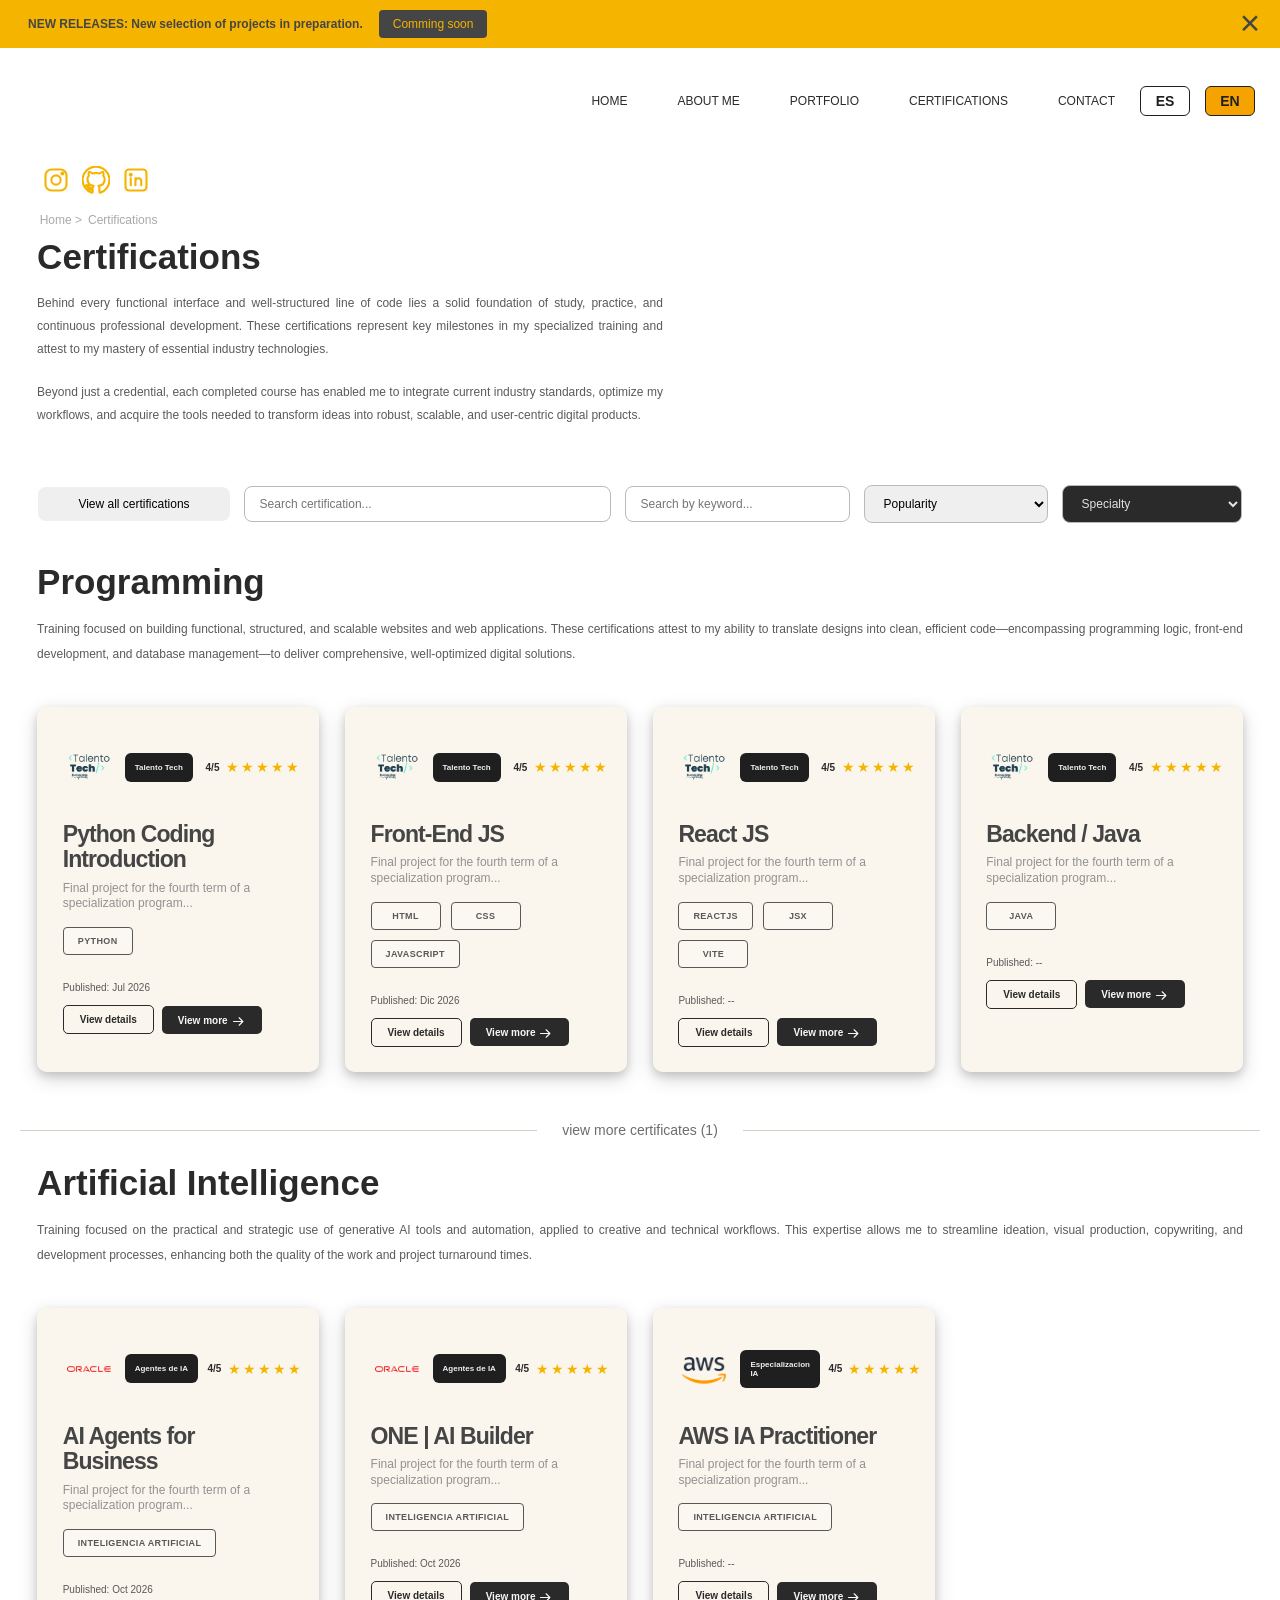
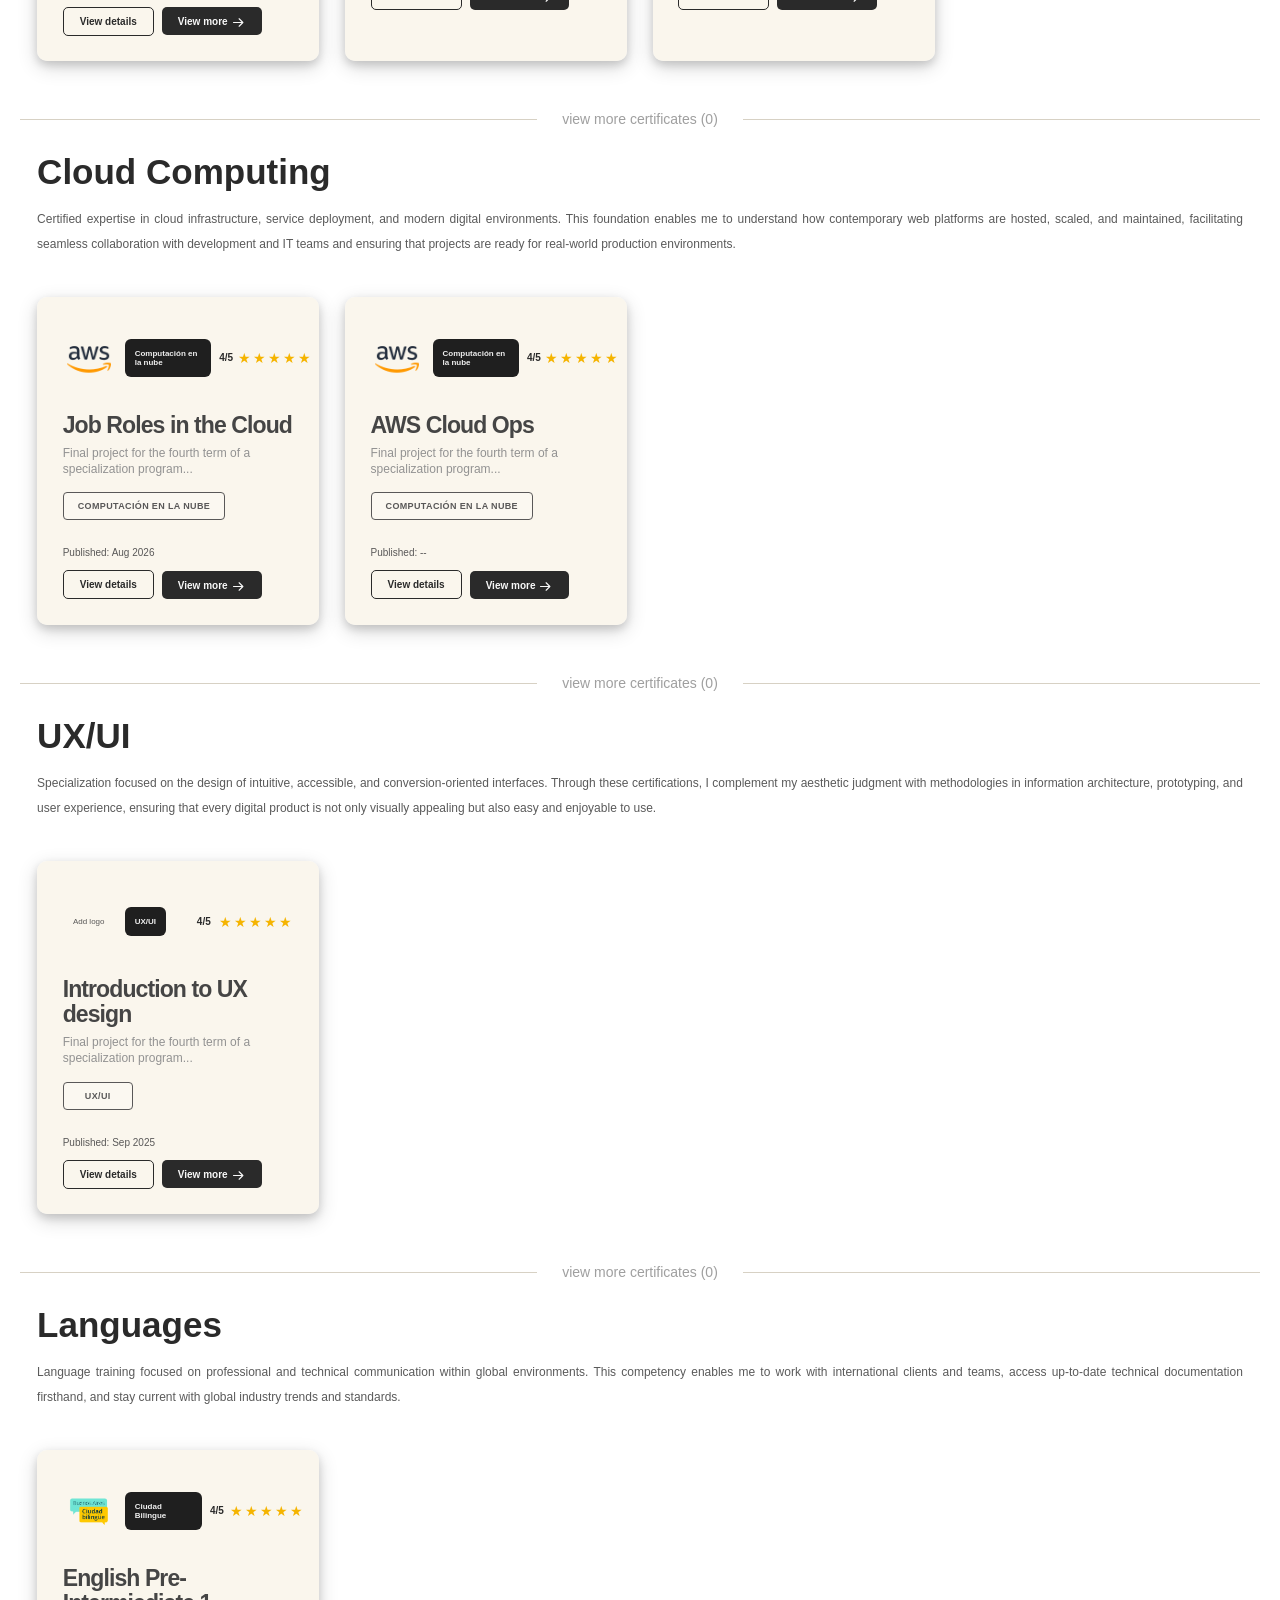
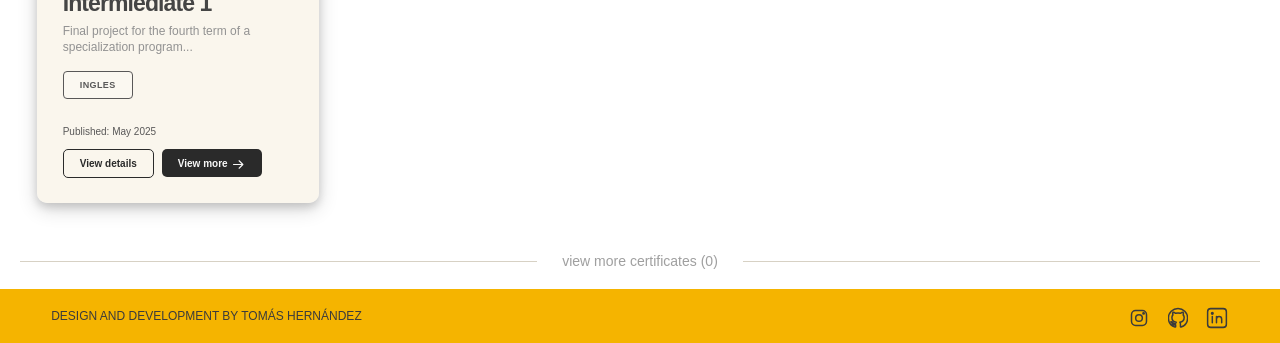
<file: certifications.html>
<!DOCTYPE html>
<html lang="es-AR">
<head>
    <meta charset="UTF-8">
    <meta name="viewport" content="width=device-width, initial-scale=1.0">
    <title>Portfolio | Certificaciones</title>
    <link rel="stylesheet" href="style.css">
    <script src="i18n.js" defer></script>
    <script src="navigation.js" defer></script>
</head>
<body>

    <div class="top-header-container" role="region" aria-label="Aviso de nuevos proyectos">
        <div class="new-releases-main">
            <p class="new-releases-text"><strong data-i18n="nav.new_releases">Próximo lanzamiento: Nueva selección de proyectos en preparación.</strong></p>
            <button class="comming-soon" data-i18n="nav.comming soon">Muy pronto</button>
        </div>
        <button class="top-header-close" type="button" aria-label="Cerrar aviso">×</button>
    </div>

    <nav class="navbar-main">
        <button class="nav-toggle" type="button" aria-label="Abrir menú" aria-expanded="false" aria-controls="primary-navigation">
            <span class="nav-toggle-line" aria-hidden="true"></span>
            <span class="nav-toggle-line" aria-hidden="true"></span>
            <span class="nav-toggle-line" aria-hidden="true"></span>
        </button>
        <ul class="portfolio-nav-list" id="primary-navigation">
            <a class="portfolio-nav-link" href="index.html">
                <li class="portfolio-nav-list-item" data-i18n="nav.home">INICIO</li>
            </a>
            <a class="portfolio-nav-link" href="about.html">
                <li class="portfolio-nav-list-item" data-i18n="nav.about">SOBRE MI</li>
            </a>
            <a class="portfolio-nav-link" href="portfolio.html">
                <li class="portfolio-nav-list-item" data-i18n="nav.portfolio">PORTFOLIO</li>
            </a>
            <a class="portfolio-nav-link" href="certifications.html">
                <li class="portfolio-nav-list-item" data-i18n="nav.certifications">CERTIFICACIONES</li>
            </a>
            <a class="portfolio-nav-link" href="contact.html">
                <li class="portfolio-nav-list-item" data-i18n="nav.contact">CONTACTO</li>
            </a>
            <!--<a class="portfolio-nav-link" href="#">
                <button class="portfolio-button-2" type="button">DESCARGAR PORTFOLIO<svg class="download-icon" viewBox="0 0 24 24" aria-hidden="true"><path d="M12 3v12m0 0 5-5m-5 5-5-5M5 17v4h14v-4"/></svg></button>
            </a>-->
            <div class="lang-switch-light-background" role="group" aria-label="Idioma">
                <button type="button" data-lang-button="es" aria-pressed="true">ES</button>
                <button type="button" data-lang-button="en" aria-pressed="false">EN</button>
            </div>
        </ul>
    </nav>

    <main class="portfolio-showcase-main-info">
        <section class="portfolio-social-container">
            <div class="social-icons">
                <button class="portfolio-contact-link icon-instagram" type="button" aria-label="Instagram" title="Instagram">
                    <svg class="portfolio-contact-icon" viewBox="0 0 24 24" aria-hidden="true"><rect x="3" y="3" width="18" height="18" rx="5"/><circle cx="12" cy="12" r="4"/><circle cx="17.5" cy="6.5" r="0.8"/></svg>
                </button>
                <button class="portfolio-contact-link icon-github" type="button" aria-label="GitHub" title="GitHub">
                    <svg class="portfolio-contact-icon" viewBox="0 0 24 24" aria-hidden="true"><path d="M12 .5C5.65.5.5 5.65.5 12c0 5.08 3.29 9.39 7.86 10.91.58.1.79-.25.79-.56v-2.17c-3.2.7-3.88-1.36-3.88-1.36-.53-1.33-1.28-1.69-1.28-1.69-1.05-.72.08-.7.08-.7 1.16.08 1.77 1.19 1.77 1.19 1.03 1.77 2.7 1.26 3.36.96.1-.75.4-1.26.73-1.55-2.55-.29-5.23-1.28-5.23-5.69 0-1.26.45-2.29 1.19-3.09-.12-.29-.52-1.46.11-3.05 0 0 .97-.31 3.17 1.18a11.02 11.02 0 0 1 5.77 0c2.2-1.49 3.17-1.18 3.17-1.18.63 1.59.23 2.76.11 3.05.74.8 1.19 1.83 1.19 3.09 0 4.42-2.69 5.39-5.25 5.67.41.36.77 1.06.77 2.13v3.16c0 .31.21.67.8.56A11.51 11.51 0 0 0 23.5 12C23.5 5.65 18.35.5 12 .5Z"/></svg>
                </button>
                <button class="portfolio-contact-link icon-linkedin" type="button" aria-label="LinkedIn" title="LinkedIn">
                    <svg class="portfolio-contact-icon" viewBox="0 0 24 24" aria-hidden="true"><rect class="linkedin-mark" x="3" y="3" width="18" height="18" rx="3"/><circle class="linkedin-letters" cx="7.5" cy="7.5" r="0.8"/><path class="linkedin-letters" d="M7.5 10.5v6m4-6v6m0-3.4c0-1.7 1-2.6 2.5-2.6s2.5.9 2.5 2.6v3.4"/></svg>
                </button>
            </div>
        </section>
    
        <section>
            <div>
                <span class="breadcrumb-container">
                    <a class="breadcrumb-link" href="">Home ></a>
                    <a class="breadcrumb-link" href="" data-i18n="nav.certfications_breadcrumb">Certificaciones</a>
                </span>
            </div>
        </section>
    
        <section>
            <div class="showcase-container">
                <h3 class="portfolio-showcase-title" data-i18n="nav.certfications_title">Certificaciones</h3>
                <p class="web-projects-description" data-i18n="nav.certfications_description_paragraph_1">Detrás de cada interfaz funcional y cada línea de código bien estructurada hay una base sólida de estudio, práctica y actualización constante. Estas certificaciones representan los hitos de mi formación especializada y avalan mi dominio en las tecnologías clave del sector.</p>
                
                <p class="web-projects-description" data-i18n="nav.certfications_description_paragraph_2">Más allá de un título, cada curso completado me ha permitido incorporar estándares actuales de la industria, optimizar mis flujos de trabajo y adquirir las herramientas necesarias para transformar ideas en productos digitales robustos, escalables y centrados en el usuario.</p>
            </div>
        </section>

        <section class="filter-section-container">
            <div class="filter-inputs">
                <div class="view-all-btn">
                    <button class="view-all" id="show-all-certifications" data-i18n="nav.show_all_certfications">Ver todas las certificaciones</button>
                </div>
                <div class="search-input">
                    <input class="search" type="search" data-i18n-placeholder="nav.search_by_certifications" aria-label="Buscar por proyecto" id="design-project-search">
                </div>
                <div class="search-input">
                    <input class="search" type="search" data-i18n-placeholder="nav.search_by_keyword" aria-label="Buscar por palabra clave" id="design-keyword-search">
                </div>
                <div class="popularity-input">
                    <select class="popularity" id="" name="">
                        <option value="default" selected data-i18n="nav.popularity">Popularidad</option>
                        <option value="plus-4" data-i18n="nav.more_4">Mas de 4</option>
                        <option value="plus-3" data-i18n="nav.more_3">Mas de 3</option>
                        <option value="less-3" data-i18n="nav.less_3">Menos de 3</option>
                        <option value="plus-2" data-i18n="nav.more_2">Mas de 2</option>
                        <option value="less-3" data-i18n="nav.less_2">Menos de 2</option>
                    </select>
                </div>
                <div class="tech-stack-input">
                    <select class="tech-stack" id="" name="">
                        <option value="default" selected data-i18n="nav.specialty">Especialidad</option>
                        <option value="html" data-i18n="nav.web">Web</option>
                        <option value="css" data-i18n="nav.ai">Inteligencia Artificial</option>
                        <option value="js" data-i18n="nav.languajes">Idiomas</option>
                        <option value="python" data-i18n="nav.ux/ui">UX/UI</option>
                        <option value="node" data-i18n="nav.other">Otros</option>
                    </select>
                </div>
            </div>
        </section>
    </main>

    <!-- Seccion Certificaciones Programación -->

        <section>
            <div class="showcase-container">
                <h4 class="portfolio-showcase-title" data-i18n="nav.programming_title">Programación</h4>
                <p class="detailed-projects-description" data-i18n="nav.programming_description">Formación orientada a la construcción de sitios y aplicaciones web funcionales, estructuradas y escalables. Estas certificaciones respaldan mi capacidad para llevar un diseño a código limpio y eficiente, manejando lógica de programación, desarrollo front-end y gestión de bases de datos para ofrecer soluciones digitales completas y bien optimizadas.</p>
            </div>
        </section>

        <section class="work-showcase-gallery" id="programming-certifications">

        </section>

        <section class="view-more-projects-container project-section-more">
            <a class="view-more-link" href="#" data-project-section="programming" data-i18n="nav.view_more_certificates">ver mas certificados (0)</a>
        </section>


    <!-- Seccion Certificaciones Inteligencia Artificial -->

        <section>
            <div class="showcase-container">
                <h4 class="portfolio-showcase-title" data-i18n="nav.ai_title">Inteligencia Artificial</h4>
                <p class="detailed-projects-description" data-i18n="nav.ai_description">Capacitación enfocada en el uso práctico y estratégico de herramientas de Inteligencia Artificial generativa y automatización aplicadas al flujo de trabajo creativo y técnico. Estos conocimientos me permiten agilizar procesos de ideación, producción visual, redacción y desarrollo, elevando la calidad y los tiempos de entrega en cada proyecto.</p>
            </div>
        </section>

        <section class="work-showcase-gallery" id="ai-certifications">

        </section>

        <section class="view-more-projects-container project-section-more">
            <a class="view-more-link" href="#" data-project-section="ai" data-i18n="nav.view_more_certificates">ver mas certificados (0)</a>
        </section>


    <!-- Seccion Certificaciones AWS -->

        <section>
            <div class="showcase-container">
                <h4 class="portfolio-showcase-title" data-i18n="nav.cloud_title">Computación en la Nube</h4>
                <p class="detailed-projects-description" data-i18n="nav.cloud_description">Conocimientos certificados sobre infraestructura en la nube, despliegue de servicios y entornos digitales modernos. Esta base me permite comprender cómo se alojan, escalan y mantienen las plataformas web actuales, facilitando la colaboración fluida con equipos de desarrollo e IT y asegurando proyectos preparados para entornos reales de producción.</p>
            </div>
        </section>

        <section class="work-showcase-gallery" id="aws-certifications">

        </section>

        <section class="view-more-projects-container project-section-more">
            <a class="view-more-link" href="#" data-project-section="aws" data-i18n="nav.view_more_certificates">ver mas certificados (0)</a>
        </section>


    <!-- Seccion Certificaciones UX/UI -->

        <section>
            <div class="showcase-container">
                <h4 class="portfolio-showcase-title" data-i18n="nav.ux-ui_title">UX/UI</h4>
                <p class="detailed-projects-description" data-i18n="nav.ux-ui_description">Especialización centrada en el diseño de interfaces intuitivas, accesibles y orientadas a la conversión. A través de estas certificaciones complemento mi criterio estético con metodologías de arquitectura de la información, prototipado y experiencia de usuario, garantizando que cada producto digital no solo sea visualmente atractivo, sino fácil y agradable de usar.</p>
            </div>
        </section>

        <section class="work-showcase-gallery" id="uxui-certifications">

        </section>

        <section class="view-more-projects-container project-section-more">
            <a class="view-more-link" href="#" data-project-section="uxui" data-i18n="nav.view_more_certificates">ver mas certificados (0)</a>
        </section>


    <!-- Seccion Certificaciones Idiomas -->

        <section>
            <div class="showcase-container">
                <h4 class="portfolio-showcase-title" data-i18n="nav.languages_title">Idiomas</h4>
                <p class="detailed-projects-description" data-i18n="nav.languages_description">Formación en idiomas orientada a la comunicación profesional y técnica en entornos globales. Esta competencia me permite trabajar con clientes y equipos internacionales, acceder de primera mano a documentación técnica actualizada y mantenerme al día con las tendencias y estándares de la industria a nivel mundial.</p>
            </div>
        </section>

        <section class="work-showcase-gallery" id="languages-certifications">

        </section>

        <section class="view-more-projects-container project-section-more">
            <a class="view-more-link" href="#" data-project-section="languages" data-i18n="nav.view_more_certificates">ver mas certificados (0)</a>
        </section>

    <footer>
        <div class="footer-info-container">
            <div>
                <p class="footer-copyright" data-i18n="nav.footer_text">Diseño y desarrollo Tomás Hernández</p>
            </div>
            <div class="footer-social-icons">
                <button class="contact-link icon-instagram" type="button" aria-label="Instagram" title="Instagram">
                    <svg class="contact-icon" viewBox="0 0 24 24" aria-hidden="true"><rect x="3" y="3" width="18" height="18" rx="5"/><circle cx="12" cy="12" r="4"/><circle cx="17.5" cy="6.5" r="0.8"/></svg>
                </button>
                <a class="contact-link icon-github" href="https://github.com/tomasg1985" aria-label="GitHub" title="GitHub">
                    <svg class="contact-icon" viewBox="0 0 24 24" aria-hidden="true"><path d="M12 .5C5.65.5.5 5.65.5 12c0 5.08 3.29 9.39 7.86 10.91.58.1.79-.25.79-.56v-2.17c-3.2.7-3.88-1.36-3.88-1.36-.53-1.33-1.28-1.69-1.28-1.69-1.05-.72.08-.7.08-.7 1.16.08 1.77 1.19 1.77 1.19 1.03 1.77 2.7 1.26 3.36.96.1-.75.4-1.26.73-1.55-2.55-.29-5.23-1.28-5.23-5.69 0-1.26.45-2.29 1.19-3.09-.12-.29-.52-1.46.11-3.05 0 0 .97-.31 3.17 1.18a11.02 11.02 0 0 1 5.77 0c2.2-1.49 3.17-1.18 3.17-1.18.63 1.59.23 2.76.11 3.05.74.8 1.19 1.83 1.19 3.09 0 4.42-2.69 5.39-5.25 5.67.41.36.77 1.06.77 2.13v3.16c0 .31.21.67.8.56A11.51 11.51 0 0 0 23.5 12C23.5 5.65 18.35.5 12 .5Z"/></svg>
                </a>
                <a class="contact-link icon-linkedin" href="https://www.linkedin.com/in/tomashernandezlugo/" aria-label="LinkedIn" title="LinkedIn">
                    <svg class="contact-icon" viewBox="0 0 24 24" aria-hidden="true"><rect class="linkedin-mark" x="3" y="3" width="18" height="18" rx="3"/><circle class="linkedin-letters" cx="7.5" cy="7.5" r="0.8"/><path class="linkedin-letters" d="M7.5 10.5v6m4-6v6m0-3.4c0-1.7 1-2.6 2.5-2.6s2.5.9 2.5 2.6v3.4"/></svg>
                </a>
            </div>
        </div>
    </footer>

    <script src="certifications-main.js" defer></script>
</body>
</html>
</file>
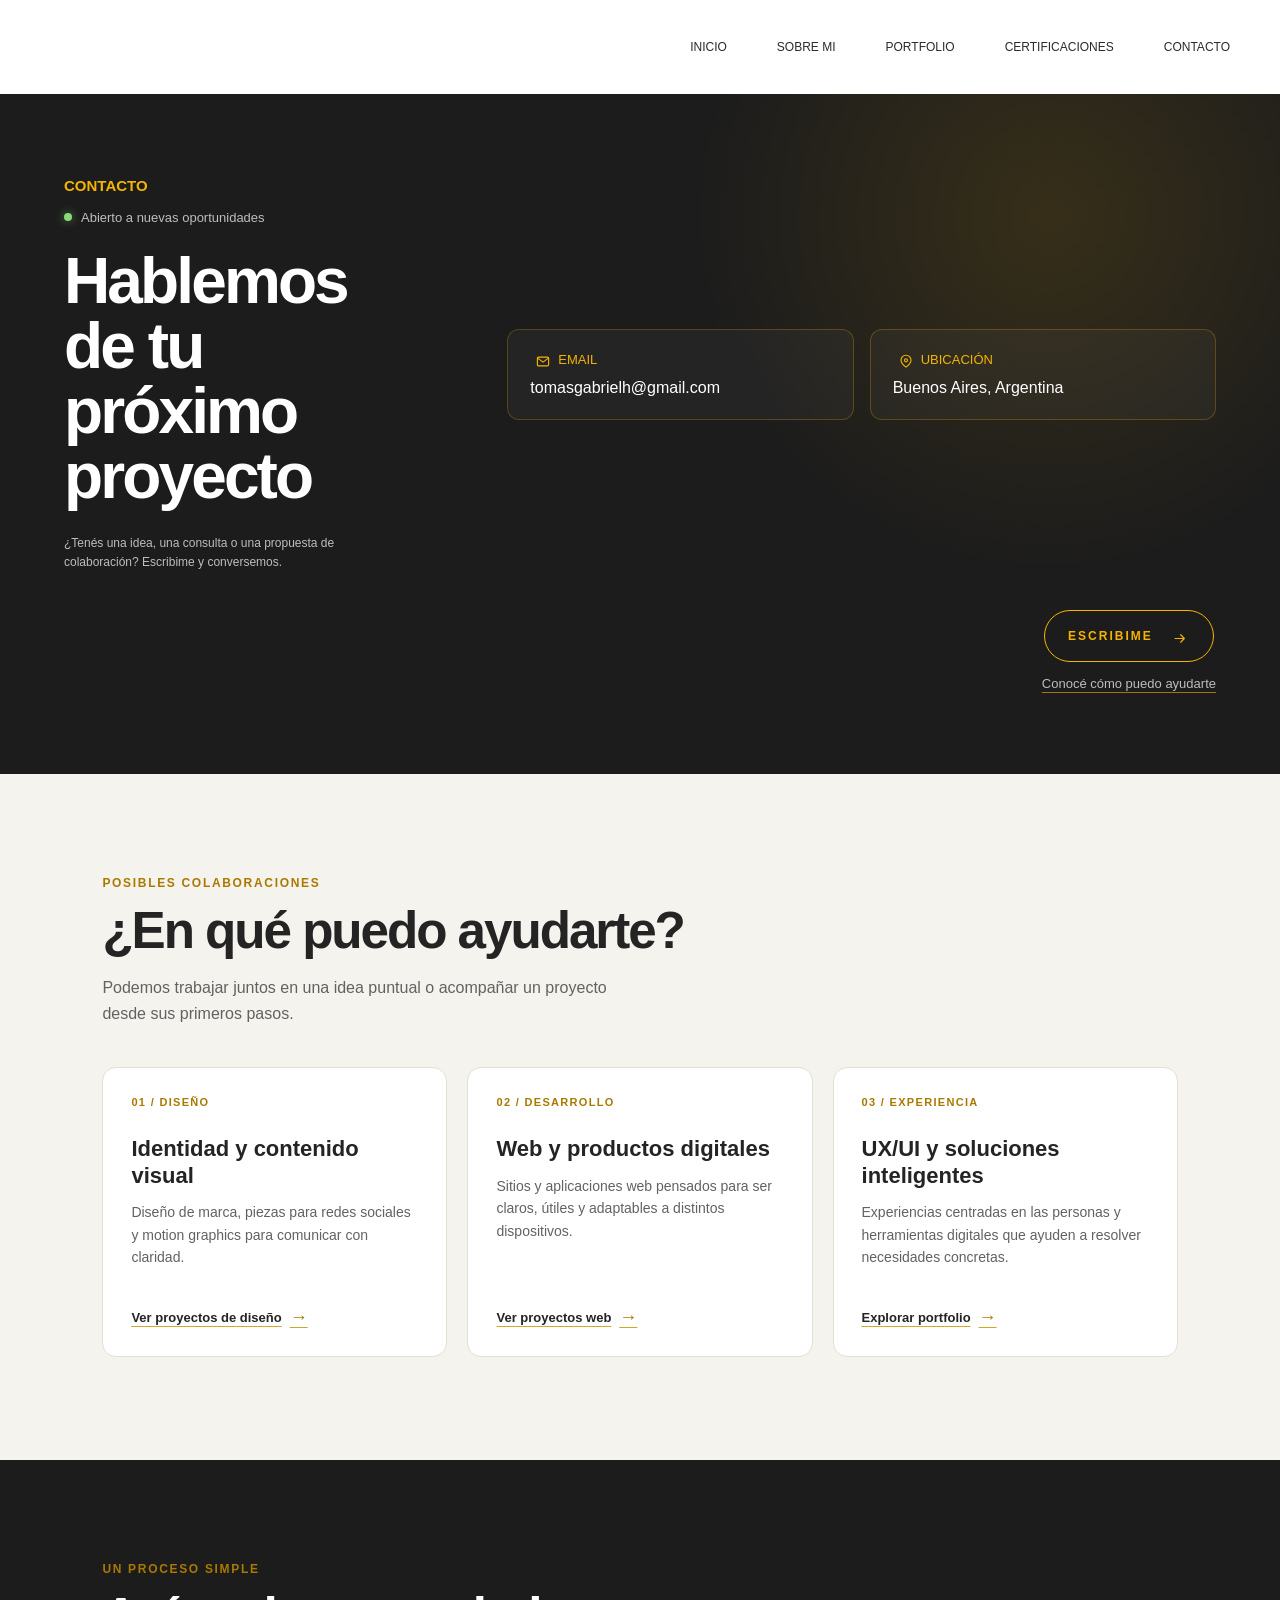
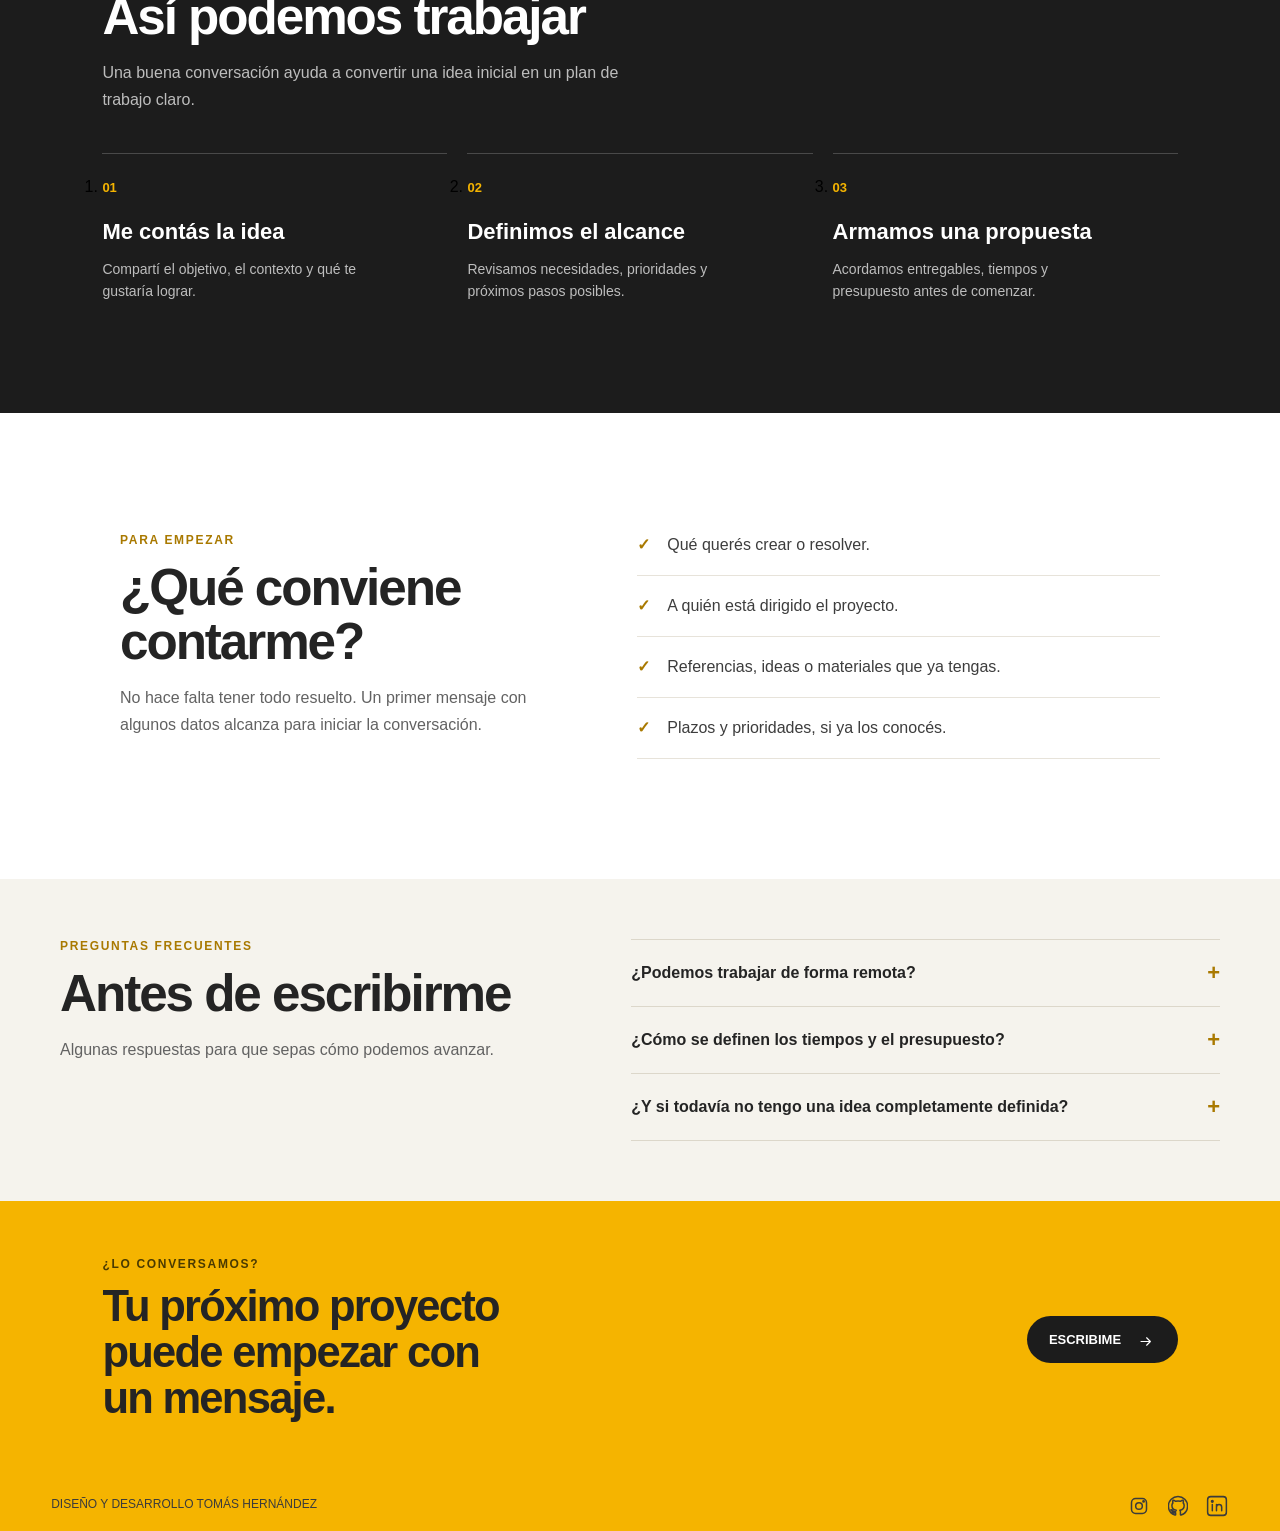
<file: contact.html>
<!DOCTYPE html>
<html lang="es-AR">
<head>
    <meta charset="UTF-8">
    <meta name="viewport" content="width=device-width, initial-scale=1.0">
    <meta name="description" content="Contacta a Tomás Hernández para conversar sobre proyectos de diseño y desarrollo.">
    <title>Contacto | Tomás Hernández</title>
    <link rel="stylesheet" href="style.css">
    <script src="navigation.js" defer></script>
</head>
<body>
    
    <nav class="navbar-main">
        <button class="nav-toggle" type="button" aria-label="Abrir menú" aria-expanded="false" aria-controls="primary-navigation">
            <span class="nav-toggle-line" aria-hidden="true"></span>
            <span class="nav-toggle-line" aria-hidden="true"></span>
            <span class="nav-toggle-line" aria-hidden="true"></span>
        </button>
        <ul class="portfolio-nav-list" id="primary-navigation">
            <a class="portfolio-nav-link" href="index.html">
                <li class="portfolio-nav-list-item">INICIO</li>
            </a>
            <a class="portfolio-nav-link" href="about.html">
                <li class="portfolio-nav-list-item">SOBRE MI</li>
            </a>
            <a class="portfolio-nav-link" href="portfolio.html">
                <li class="portfolio-nav-list-item">PORTFOLIO</li>
            </a>
            <a class="portfolio-nav-link" href="certifications.html">
                <li class="portfolio-nav-list-item">CERTIFICACIONES</li>
            </a>
            <a class="portfolio-nav-link" href="contact.html" aria-current="page">
                <li class="portfolio-nav-list-item">CONTACTO</li>
            </a>
            <!--<a class="portfolio-nav-link" href="#">
                <button class="portfolio-button-2" type="button">DESCARGAR PORTFOLIO<svg class="download-icon" viewBox="0 0 24 24" aria-hidden="true"><path d="M12 3v12m0 0 5-5m-5 5-5-5M5 17v4h14v-4"/></svg></button>
            </a>-->
        </ul>
    </nav>

    <main class="contact-page-main">
        <section class="contact-section contact-page-section" aria-labelledby="contact-page-title">
            <div class="contact-info">
                <p class="contact-headline">Contacto</p>
                <p class="contact-availability"><span aria-hidden="true"></span>Abierto a nuevas oportunidades</p>
                <h1 id="contact-page-title" class="contact-main-title">Hablemos de tu próximo proyecto</h1>
                <p class="contact-description">¿Tenés una idea, una consulta o una propuesta de colaboración? Escribime y conversemos.</p>
            </div>

            <div class="contact-data">
                <a class="contact-mail contact-detail-card" href="mailto:tomasgabrielh@gmail.com">
                    <span class="mail-headline">
                        <svg class="contact-meta-icon" viewBox="0 0 24 24" aria-hidden="true"><rect x="3" y="5" width="18" height="14" rx="2"/><path d="m4 7 8 6 8-6"/></svg>
                        Email
                    </span>
                    <span class="mail-text">tomasgabrielh@gmail.com</span>
                </a>
                <div class="contact-adress contact-detail-card">
                    <span class="location-headline">
                        <svg class="contact-meta-icon" viewBox="0 0 24 24" aria-hidden="true"><path d="M20 10c0 5-8 11-8 11S4 15 4 10a8 8 0 1 1 16 0Z"/><circle cx="12" cy="10" r="2.5"/></svg>
                        Ubicación
                    </span>
                    <span class="location-text">Buenos Aires, Argentina</span>
                </div>
            </div>

            <div class="contact-button">
                <a class="send-btn" href="mailto:tomasgabrielh@gmail.com?subject=Consulta%20desde%20tu%20portfolio">
                    Escribime
                    <svg class="send-icon" viewBox="0 0 24 24" aria-hidden="true"><path d="M4 12h15m-6-6 6 6-6 6"/></svg>
                </a>
                <a class="contact-secondary-link" href="#services">Conocé cómo puedo ayudarte</a>
            </div>
        </section>

        <section class="contact-page-block contact-services-section" id="services" aria-labelledby="services-title">
            <div class="contact-page-block-inner">
                <div class="contact-page-heading">
                    <p class="contact-page-eyebrow">Posibles colaboraciones</p>
                    <h2 id="services-title">¿En qué puedo ayudarte?</h2>
                    <p>Podemos trabajar juntos en una idea puntual o acompañar un proyecto desde sus primeros pasos.</p>
                </div>
                <div class="contact-service-grid">
                    <article class="contact-service-card">
                        <p class="contact-card-kicker">01 / DISEÑO</p>
                        <h3>Identidad y contenido visual</h3>
                        <p>Diseño de marca, piezas para redes sociales y motion graphics para comunicar con claridad.</p>
                        <a class="contact-service-link" href="design-portfolio.html">Ver proyectos de diseño <span aria-hidden="true">→</span></a>
                    </article>
                    <article class="contact-service-card">
                        <p class="contact-card-kicker">02 / DESARROLLO</p>
                        <h3>Web y productos digitales</h3>
                        <p>Sitios y aplicaciones web pensados para ser claros, útiles y adaptables a distintos dispositivos.</p>
                        <a class="contact-service-link" href="web-portfolio.html">Ver proyectos web <span aria-hidden="true">→</span></a>
                    </article>
                    <article class="contact-service-card">
                        <p class="contact-card-kicker">03 / EXPERIENCIA</p>
                        <h3>UX/UI y soluciones inteligentes</h3>
                        <p>Experiencias centradas en las personas y herramientas digitales que ayuden a resolver necesidades concretas.</p>
                        <a class="contact-service-link" href="web-portfolio.html">Explorar portfolio <span aria-hidden="true">→</span></a>
                    </article>
                </div>
            </div>
        </section>

        <section class="contact-process-section" aria-labelledby="process-title">
            <div class="contact-page-block-inner">
                <div class="contact-page-heading contact-page-heading-light">
                    <p class="contact-page-eyebrow">Un proceso simple</p>
                    <h2 id="process-title">Así podemos trabajar</h2>
                    <p>Una buena conversación ayuda a convertir una idea inicial en un plan de trabajo claro.</p>
                </div>
                <ol class="contact-process-grid">
                    <li class="contact-process-step">
                        <span class="contact-step-number">01</span>
                        <h3>Me contás la idea</h3>
                        <p>Compartí el objetivo, el contexto y qué te gustaría lograr.</p>
                    </li>
                    <li class="contact-process-step">
                        <span class="contact-step-number">02</span>
                        <h3>Definimos el alcance</h3>
                        <p>Revisamos necesidades, prioridades y próximos pasos posibles.</p>
                    </li>
                    <li class="contact-process-step">
                        <span class="contact-step-number">03</span>
                        <h3>Armamos una propuesta</h3>
                        <p>Acordamos entregables, tiempos y presupuesto antes de comenzar.</p>
                    </li>
                </ol>
            </div>
        </section>

        <section class="contact-brief-section" aria-labelledby="brief-title">
            <div class="contact-page-block-inner contact-brief-layout">
                <div class="contact-page-heading">
                    <p class="contact-page-eyebrow">Para empezar</p>
                    <h2 id="brief-title">¿Qué conviene contarme?</h2>
                    <p>No hace falta tener todo resuelto. Un primer mensaje con algunos datos alcanza para iniciar la conversación.</p>
                </div>
                <ul class="contact-brief-list">
                    <li>Qué querés crear o resolver.</li>
                    <li>A quién está dirigido el proyecto.</li>
                    <li>Referencias, ideas o materiales que ya tengas.</li>
                    <li>Plazos y prioridades, si ya los conocés.</li>
                </ul>
            </div>
        </section>

        <section class="contact-faq-section" aria-labelledby="faq-title">
            <div class="contact-page-block-inner contact-faq-layout">
                <div class="contact-page-heading">
                    <p class="contact-page-eyebrow">Preguntas frecuentes</p>
                    <h2 id="faq-title">Antes de escribirme</h2>
                    <p>Algunas respuestas para que sepas cómo podemos avanzar.</p>
                </div>
                <div class="contact-faq-list">
                    <details class="contact-faq-item">
                        <summary>¿Podemos trabajar de forma remota?</summary>
                        <p>Sí. Podemos conversar y coordinar el proyecto a distancia, sin importar dónde estés.</p>
                    </details>
                    <details class="contact-faq-item">
                        <summary>¿Cómo se definen los tiempos y el presupuesto?</summary>
                        <p>Se conversan según el alcance, las prioridades y los entregables de cada proyecto antes de comenzar.</p>
                    </details>
                    <details class="contact-faq-item">
                        <summary>¿Y si todavía no tengo una idea completamente definida?</summary>
                        <p>Podés escribirme igual. Conversar sobre el objetivo es un buen primer paso para ordenar la propuesta.</p>
                    </details>
                </div>
            </div>
        </section>

        <section class="contact-final-cta" aria-labelledby="final-cta-title">
            <div class="contact-final-cta-inner">
                <div>
                    <p class="contact-page-eyebrow">¿Lo conversamos?</p>
                    <h2 id="final-cta-title">Tu próximo proyecto puede empezar con un mensaje.</h2>
                </div>
                <a class="contact-final-cta-link" href="mailto:tomasgabrielh@gmail.com?subject=Consulta%20desde%20tu%20portfolio">
                    Escribime
                    <svg class="send-icon" viewBox="0 0 24 24" aria-hidden="true"><path d="M4 12h15m-6-6 6 6-6 6"/></svg>
                </a>
            </div>
        </section>
    </main>

    <footer>
        <div class="footer-info-container">
            <div>
                <p class="footer-copyright">Diseño y desarrollo Tomás Hernández</p>
            </div>
            <div class="footer-social-icons">
                <button class="contact-link icon-instagram" type="button" aria-label="Instagram" title="Instagram">
                    <svg class="contact-icon" viewBox="0 0 24 24" aria-hidden="true"><rect x="3" y="3" width="18" height="18" rx="5"/><circle cx="12" cy="12" r="4"/><circle cx="17.5" cy="6.5" r="0.8"/></svg>
                </button>
                <a class="contact-link icon-github" href="https://github.com/tomasg1985" aria-label="GitHub" title="GitHub">
                    <svg class="contact-icon" viewBox="0 0 24 24" aria-hidden="true"><path d="M12 .5C5.65.5.5 5.65.5 12c0 5.08 3.29 9.39 7.86 10.91.58.1.79-.25.79-.56v-2.17c-3.2.7-3.88-1.36-3.88-1.36-.53-1.33-1.28-1.69-1.28-1.69-1.05-.72.08-.7.08-.7 1.16.08 1.77 1.19 1.77 1.19 1.03 1.77 2.7 1.26 3.36.96.1-.75.4-1.26.73-1.55-2.55-.29-5.23-1.28-5.23-5.69 0-1.26.45-2.29 1.19-3.09-.12-.29-.52-1.46.11-3.05 0 0 .97-.31 3.17 1.18a11.02 11.02 0 0 1 5.77 0c2.2-1.49 3.17-1.18 3.17-1.18.63 1.59.23 2.76.11 3.05.74.8 1.19 1.83 1.19 3.09 0 4.42-2.69 5.39-5.25 5.67.41.36.77 1.06.77 2.13v3.16c0 .31.21.67.8.56A11.51 11.51 0 0 0 23.5 12C23.5 5.65 18.35.5 12 .5Z"/></svg>
                </a>
                <a class="contact-link icon-linkedin" href="https://www.linkedin.com/in/tomashernandezlugo/" aria-label="LinkedIn" title="LinkedIn">
                    <svg class="contact-icon" viewBox="0 0 24 24" aria-hidden="true"><rect class="linkedin-mark" x="3" y="3" width="18" height="18" rx="3"/><circle class="linkedin-letters" cx="7.5" cy="7.5" r="0.8"/><path class="linkedin-letters" d="M7.5 10.5v6m4-6v6m0-3.4c0-1.7 1-2.6 2.5-2.6s2.5.9 2.5 2.6v3.4"/></svg>
                </a>
            </div>
        </div>
    </footer>

</body>
</html>
</file>
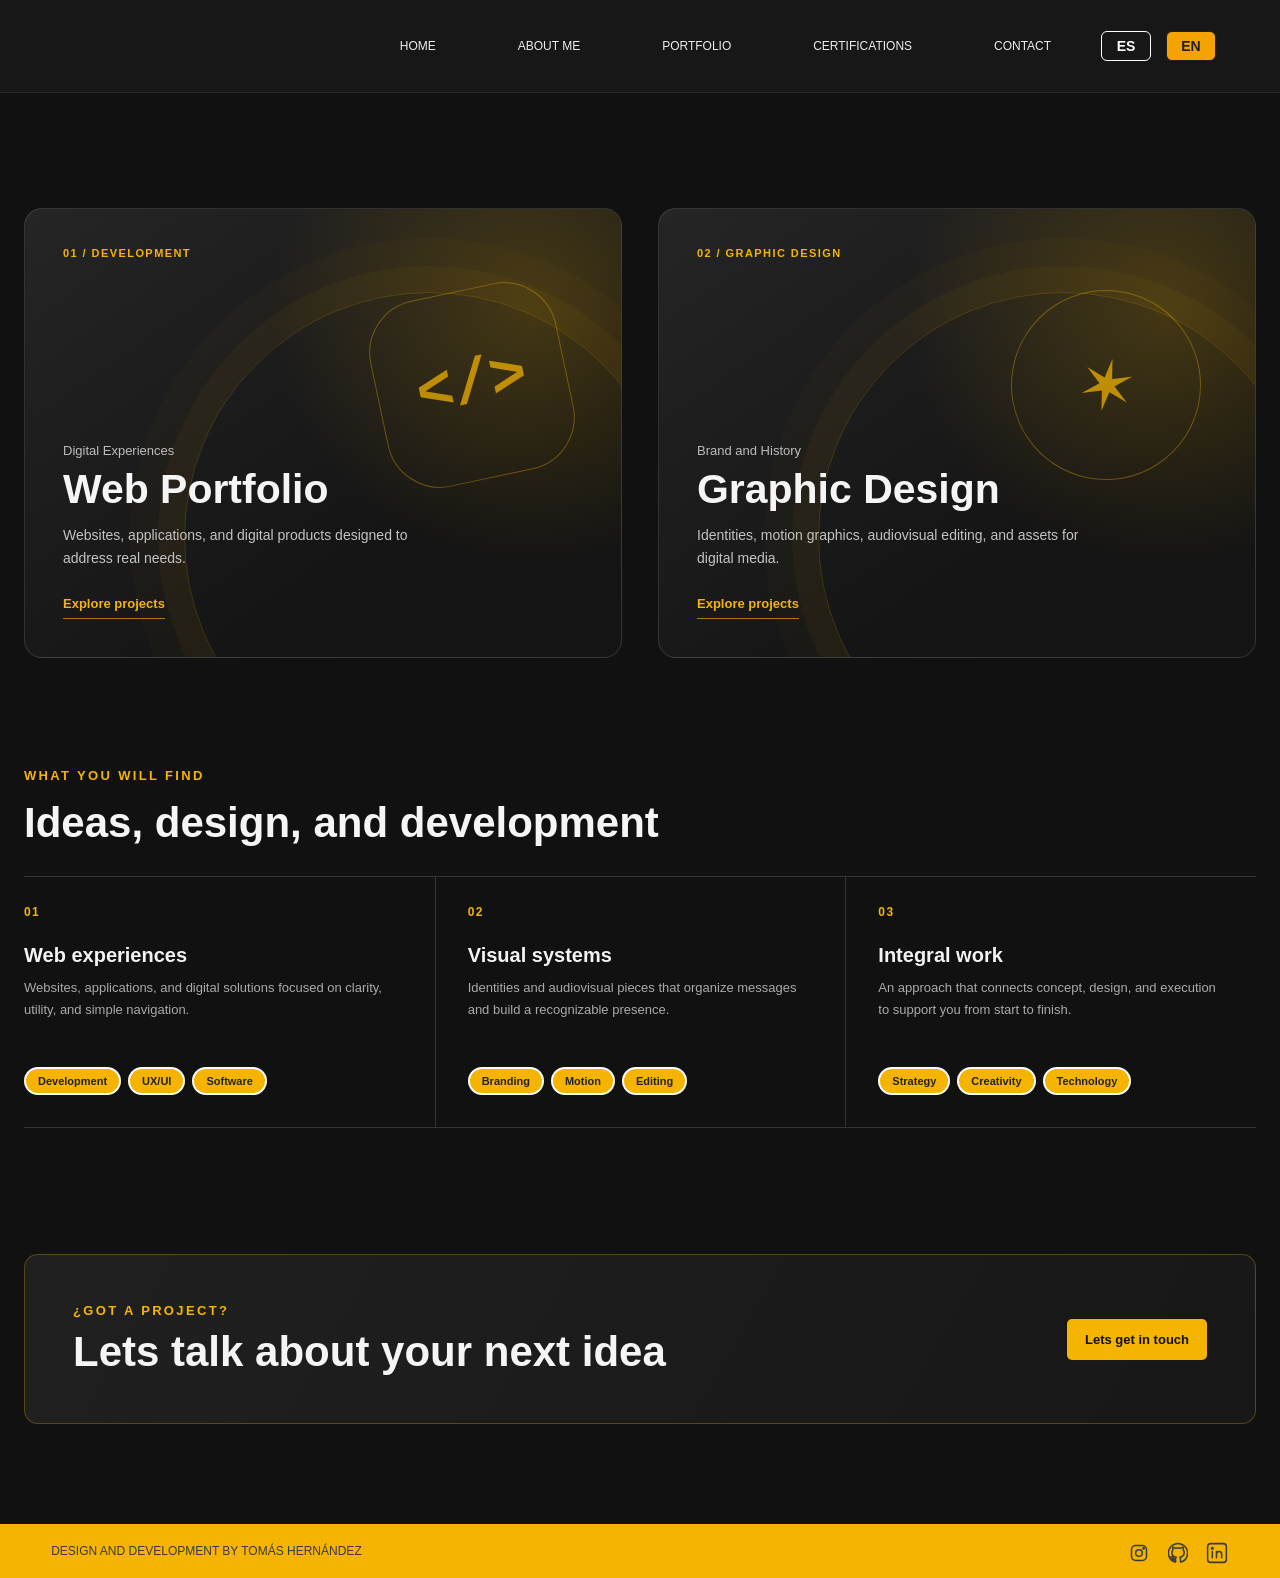
<file: portfolio.html>
<!DOCTYPE html>
<html lang="es-AR">
<head>
    <meta charset="UTF-8">
    <meta name="viewport" content="width=device-width, initial-scale=1.0">
    <meta name="description" content="Explora los proyectos de desarrollo web y diseno grafico de Tomas Hernandez.">
    <title>Portfolio | Proyectos</title>
    <link rel="stylesheet" href="style.css">
    <script src="i18n.js" defer></script>
    <script src="navigation.js" defer></script>
</head>
<body class="portfolio-hub-page">
    <nav class="navbar-main">
        <button class="nav-toggle" type="button" aria-label="Abrir menú" aria-expanded="false" aria-controls="primary-navigation">
            <span class="nav-toggle-line" aria-hidden="true"></span>
            <span class="nav-toggle-line" aria-hidden="true"></span>
            <span class="nav-toggle-line" aria-hidden="true"></span>
        </button>
        <ul class="portfolio-nav-list" id="primary-navigation">
            <a class="portfolio-nav-link" href="index.html">
                <li class="portfolio-nav-list-item" data-i18n="nav.home">INICIO</li>
            </a>
            <a class="portfolio-nav-link" href="about.html">
                <li class="portfolio-nav-list-item" data-i18n="nav.about">SOBRE MI</li>
            </a>
            <a class="portfolio-nav-link" href="portfolio.html">
                <li class="portfolio-nav-list-item" data-i18n="nav.portfolio">PORTFOLIO</li>
            </a>
            <a class="portfolio-nav-link" href="certifications.html">
                <li class="portfolio-nav-list-item" data-i18n="nav.certifications">CERTIFICACIONES</li>
            </a>
            <a class="portfolio-nav-link" href="contact.html">
                <li class="portfolio-nav-list-item" data-i18n="nav.contact">CONTACTO</li>
            </a>
            <!--<a class="portfolio-nav-link" href="#">
                <button class="portfolio-button-2" type="button">DESCARGAR PORTFOLIO<svg class="download-icon" viewBox="0 0 24 24" aria-hidden="true"><path d="M12 3v12m0 0 5-5m-5 5-5-5M5 17v4h14v-4"/></svg></button>
            </a>-->
            <div class="lang-switch" role="group" aria-label="Idioma">
                <button type="button" data-lang-button="es" aria-pressed="true">ES</button>
                <button type="button" data-lang-button="en" aria-pressed="false">EN</button>
            </div>
        </ul>
    </nav>

    <main class="portfolio-hub">
        

        <section class="portfolio-hub-grid" id="portfolio-sections" aria-label="&Aacute;reas del portfolio">
            <a class="portfolio-hub-card portfolio-hub-card-web" href="web-portfolio.html">
                <span class="portfolio-hub-card-index" data-i18n="nav.headline_development_title">01 / DESARROLLO</span>
                <span class="portfolio-hub-card-content">
                    <span class="portfolio-hub-card-kicker" data-i18n="nav.digtal_experiences_title">Experiencias digitales</span>
                    <span class="portfolio-hub-card-title" data-i18n="nav.portfolio_web_title">Portfolio Web</span>
                    <span class="portfolio-hub-card-description" data-i18n="nav.development_description">Sitios, aplicaciones y productos digitales dise&ntilde;ados para resolver necesidades reales.</span>
                    <span class="portfolio-hub-card-action" data-i18n="nav.explore_projects">Explorar proyectos <span aria-hidden="true">&rarr;</span></span>
                </span>
                <span class="portfolio-hub-art portfolio-hub-art-web" aria-hidden="true"><span>&lt;/&gt;</span></span>
            </a>
            <a class="portfolio-hub-card portfolio-hub-card-design" href="design-portfolio.html">
                <span class="portfolio-hub-card-index" data-i18n="nav.headline_design_title">02 / DISEÑO GRÁFICO</span>
                <span class="portfolio-hub-card-content">
                    <span class="portfolio-hub-card-kicker" data-i18n="nav.brands_and_histories_title">Marcas e historias</span>
                    <span class="portfolio-hub-card-title" data-i18n="nav.graphic_design_title">Diseño Gráfico</span>
                    <span class="portfolio-hub-card-description" data-i18n="nav.graphic_design_description">Identidades, motion graphics, edición audiovisual y piezas para medios digitales.</span>
                    <span class="portfolio-hub-card-action" data-i18n="nav.explore_projects">Explorar proyectos <span aria-hidden="true">&rarr;</span></span>
                </span>
                <span class="portfolio-hub-art portfolio-hub-art-design" aria-hidden="true"><span>&#10038;</span></span>
            </a>
        </section>

        <section class="portfolio-hub-specialties" aria-labelledby="portfolio-specialties-title">
            <div class="portfolio-hub-section-heading">
                <p class="portfolio-hub-eyebrow" data-i18n="nav.find_title">QUÉ VAS A ENCONTRAR</p>
                <h2 id="portfolio-specialties-title" data-i18n="nav.find_headline">Ideas, diseño y desarrollo</h2>
            </div>
            <div class="portfolio-hub-specialty-grid">
                <article class="portfolio-hub-specialty">
                    <span class="portfolio-hub-specialty-number">01</span>
                    <h3 data-i18n="nav.web_experiences_title">Experiencias web</h3>
                    <p  data-i18n="nav.web_experiences_description">Sitios, aplicaciones y soluciones digitales con foco en claridad, utilidad y una navegación simple.</p>
                    <div class="portfolio-hub-tags"><span data-i18n="nav.development_tag">Desarrollo</span><span>UX/UI</span><span>Software</span></div>
                </article>
                <article class="portfolio-hub-specialty">
                    <span class="portfolio-hub-specialty-number">02</span>
                    <h3 data-i18n="nav.visual_systems_title">Sistemas visuales</h3>
                    <p data-i18n="nav.visual_systems_description">Identidades y piezas audiovisuales que organizan mensajes y construyen una presencia reconocible.</p>
                    <div class="portfolio-hub-tags"><span>Branding</span><span>Motion</span><span data-i18n="nav.editing_tag">Edición</span></div>
                </article>
                <article class="portfolio-hub-specialty">
                    <span class="portfolio-hub-specialty-number">03</span>
                    <h3 data-i18n="nav.integral_work_title">Trabajo integral</h3>
                    <p data-i18n="nav.integral_work_description">Una mirada que conecta concepto, diseño y ejecución para acompañarte de principio a fin.</p>
                    <div class="portfolio-hub-tags"><span data-i18n="nav.strategy_tag">Estrategia</span><span data-i18n="nav.creativity_tag">Creatividad</span><span data-i18n="nav.technology_tag">Tecnología</span></div>
                </article>
            </div>
        </section>

        <section class="portfolio-hub-contact">
            <div>
                <p class="portfolio-hub-eyebrow" data-i18n="nav.got_a_project">¿TENÉS UN PROYECTO?</p>
                <h2 data-i18n="nav.lets_talk_idea">Hablemos de tu próxima idea.</h2>
            </div>
            <a href="contact.html" data-i18n="nav.lets_get_in_touch">Contactame <span aria-hidden="true">&rarr;</span></a>
        </section>
    </main>

    <footer>
        <div class="footer-info-container">
            <div>
                <p class="footer-copyright" data-i18n="nav.footer_text">Diseño y desarrollo Tomás Hernández</p>
            </div>
            <div class="footer-social-icons">
                <button class="contact-link icon-instagram" type="button" aria-label="Instagram" title="Instagram">
                    <svg class="contact-icon" viewBox="0 0 24 24" aria-hidden="true"><rect x="3" y="3" width="18" height="18" rx="5"/><circle cx="12" cy="12" r="4"/><circle cx="17.5" cy="6.5" r="0.8"/></svg>
                </button>
                <a class="contact-link icon-github" href="https://github.com/tomasg1985" aria-label="GitHub" title="GitHub">
                    <svg class="contact-icon" viewBox="0 0 24 24" aria-hidden="true"><path d="M12 .5C5.65.5.5 5.65.5 12c0 5.08 3.29 9.39 7.86 10.91.58.1.79-.25.79-.56v-2.17c-3.2.7-3.88-1.36-3.88-1.36-.53-1.33-1.28-1.69-1.28-1.69-1.05-.72.08-.7.08-.7 1.16.08 1.77 1.19 1.77 1.19 1.03 1.77 2.7 1.26 3.36.96.1-.75.4-1.26.73-1.55-2.55-.29-5.23-1.28-5.23-5.69 0-1.26.45-2.29 1.19-3.09-.12-.29-.52-1.46.11-3.05 0 0 .97-.31 3.17 1.18a11.02 11.02 0 0 1 5.77 0c2.2-1.49 3.17-1.18 3.17-1.18.63 1.59.23 2.76.11 3.05.74.8 1.19 1.83 1.19 3.09 0 4.42-2.69 5.39-5.25 5.67.41.36.77 1.06.77 2.13v3.16c0 .31.21.67.8.56A11.51 11.51 0 0 0 23.5 12C23.5 5.65 18.35.5 12 .5Z"/></svg>
                </a>
                <a class="contact-link icon-linkedin" href="https://www.linkedin.com/in/tomashernandezlugo/" aria-label="LinkedIn" title="LinkedIn">
                    <svg class="contact-icon" viewBox="0 0 24 24" aria-hidden="true"><rect class="linkedin-mark" x="3" y="3" width="18" height="18" rx="3"/><circle class="linkedin-letters" cx="7.5" cy="7.5" r="0.8"/><path class="linkedin-letters" d="M7.5 10.5v6m4-6v6m0-3.4c0-1.7 1-2.6 2.5-2.6s2.5.9 2.5 2.6v3.4"/></svg>
                </a>
            </div>
        </div>
    </footer>
</body>
</html>
</file>
<file: style.css>
* {
  padding: 0;
  margin: 0;
  box-sizing: border-box;
  font-family: "Montserrat", sans-serif;
}

html {
  -webkit-text-size-adjust: 100%;
}

body {
  overflow-x: hidden;
  scroll-behavior: smooth;
}

img {
  max-width: 100%;
  height: auto;
}

/* =========================================================
   Header Section
   ========================================================= */
header {
  width: 100%;
  background-size: cover;
  background-repeat: no-repeat;
  background-image: url(assets/responsive/hero-image/hero-principal/large-desktop-1400px/hero-image-1920-px-desktop-300dpi-con-texto.jpg);
}

.navbar-main {
  width: 100%;
}

.nav-toggle {
  display: none;
}

.nav-list {
  width: 100%;
  padding: 25px;
  display: flex;
  justify-content: flex-end;
}

.nav-link {
  padding: 10px;
  text-decoration: none;
  color: #fff;
  font-size: 14px;
  font-weight: 600;
}

.nav-list-item {
  padding: 10px 20px;
  list-style-type: none;
}

.nav-list-item:hover {
  color: #f5b400;
  transition: all ease-in-out 0.2s;
}

.portfolio-button-1 {
  padding: 10px 20px;
  display: inline-flex;
  align-items: center;
  gap: 12px;
  background-color: rgba(0, 0, 0, 0.3254901961);
  border: none;
  border: 2px solid #f5b400;
  border-radius: 20px;
  color: #f5b400;
  font-size: 14px;
  font-weight: 600;
}

.download-icon {
  width: 20px;
  height: 20px;
  flex: 0 0 20px;
  fill: none;
  stroke: currentColor;
  stroke-linecap: round;
  stroke-linejoin: round;
  stroke-width: 1.8;
}

.portfolio-button-1:hover {
  background-color: #f5b400;
  color: rgba(0, 0, 0, 0.7137254902);
  transition: all ease-in-out 0.2s;
}

.dual-button-container {
  margin: clamp(320px, 28.6vw, 550px) 0px clamp(80px, 10.4vw, 200px);
  padding: 50px;
  width: 100%;
  display: grid;
  grid-template-columns: repeat(2, 1fr);
  justify-items: center;
}

.coding-portfolio,
.design-portfolio {
  display: flex;
  flex-direction: column;
  align-items: center;
  gap: 15px;
}

.coding-btn {
  padding: 16px 40px;
  border: none;
  border-radius: 40px;
  font-size: 16px;
  font-weight: 700;
  color: rgb(80, 202, 255);
  box-shadow: 0 4px 8px 0 rgba(0, 0, 0, 0.512), 0 6px 20px 0 rgba(0, 0, 0, 0.561);
}

.coding-btn:hover {
  color: #fff;
  background-color: rgba(80, 203, 255, 0.756);
  transition: all ease-in-out 0.2s;
  cursor: pointer;
}

.design-btn {
  padding: 16px 40px;
  border: none;
  border-radius: 40px;
  font-size: 16px;
  font-weight: 700;
  color: #f5b400;
  box-shadow: 0 4px 8px 0 rgba(0, 0, 0, 0.512), 0 6px 20px 0 rgba(0, 0, 0, 0.561);
}

.design-btn:hover {
  color: #fff;
  background-color: #f5b400;
  transition: all ease-in-out 0.2s;
  cursor: pointer;
}

.resume-download-link {
  text-decoration: none;
  color: #fff;
  font-size: 16px;
  font-weight: 400;
}

.dual-experience-container {
  padding: 30px;
  width: 100%;
  display: grid;
  grid-template-columns: repeat(2, 1fr);
  justify-items: center;
  text-align: center;
}

.coding-titles,
.design-titles {
  color: #fff;
  font-weight: 400;
  font-size: 14px;
}

/* Header responsive */
@media (max-width: 992px) {
  .dual-button-container {
    padding: 40px 24px;
    gap: 16px;
  }
  .coding-btn,
  .design-btn {
    padding: 16px 28px;
    font-size: 16px;
  }
}
@media (max-width: 576px) {
  header {
    background-position: center;
    background-size: cover;
    background-repeat: no-repeat;
    background-image: url(assets/responsive/hero-image/hero-principal/small-phone-576px/hero-image-529-px-desktop-150dpi.jpg);
  }
  .dual-button-container {
    margin: 580px 0px -15px 0px;
    padding: 24px 16px;
    gap: 12px;
    grid-template-columns: repeat(2, minmax(0, 1fr));
  }
  .coding-btn,
  .design-btn {
    width: 100%;
    padding: 14px 8px;
    font-size: 12px;
    white-space: nowrap;
  }
  .resume-download-link {
    font-size: 14px;
  }
  .dual-experience-container {
    padding: 10px;
    grid-template-columns: repeat(1, 1fr);
  }
  .coding-titles,
  .design-titles {
    padding: 5px;
    font-size: 12px;
  }
}
/* =========================================================
   About Section
   ========================================================= */
.about-container {
  width: 100%;
  background-repeat: no-repeat;
  background-size: cover;
  background-image: url(assets/responsive/hero-image/sobre-mi/large-desktop-1400px/back-image/about-image-1920-px-desktop-150dpi-back-04.jpg);
}

.upper-titles-container {
  text-align: center;
  padding: 100px 80px;
  width: 100%;
}

.upper-title {
  width: min(650px, 100%);
  padding: 18px;
  display: grid;
  grid-template-columns: max-content minmax(0, 1fr) max-content;
  border: none;
  border: 1px solid #5a5a5a;
  border-radius: 30px;
}

.skill-title {
  color: #c0c0c0;
  min-width: 0;
  display: flex;
  align-items: center;
}

.skill-title:first-child {
  justify-content: flex-start;
}

.skill-title:last-child {
  justify-content: flex-end;
}

.skill-title p {
  display: flex;
  align-items: center;
  justify-content: center;
  width: max-content;
  max-width: 100%;
  gap: 6px;
  white-space: nowrap;
  margin-bottom: 0;
}

.skill-icon {
  width: 15px;
  height: 15px;
  flex: 0 0 15px;
  color: #f5b400;
  fill: none;
  stroke: currentColor;
  stroke-linecap: round;
  stroke-linejoin: round;
  stroke-width: 1.8;
}

.skill-icon-code {
  stroke-width: 1.7;
}

.skill-divider {
  width: min(165px, 100%);
  height: 1px;
  align-self: center;
  justify-self: center;
  background-color: #c0c0c0;
}

.about-me-headline {
  width: 100%;
  padding: 80px 80px 55px;
}

.headline-title {
  color: #f5b400;
  font-size: 30px;
  font-weight: 600;
  line-height: 0.95;
}

.about-me-main-title {
  width: 100%;
  padding: 5px 0px 60px 60px;
}

.about-title {
  color: #f1f1f1;
  font-size: clamp(40px, 9.9vw, 190px);
  font-weight: 700;
  line-height: 60px;
}

.about-me-summary {
  margin-top: 45px;
  padding: 5px 80px;
  width: 100%;
  max-width: 1100px;
}

.summary {
  letter-spacing: 1px;
  margin-bottom: 30px;
  text-align: justify;
  line-height: 45px;
  color: #fff;
  font-weight: 300;
  font-size: 16px;
}

.contact-container {
  width: 100%;
  display: flex;
  flex-wrap: wrap;
  align-items: center;
  gap: 40px;
  margin-bottom: 100px;
}

.contact-link {
  display: inline-grid;
  place-items: center;
  width: 44px;
  height: 44px;
  padding: 0;
  border: 0;
  border-radius: 50%;
  background: transparent;
  color: var(--contact-color);
  cursor: pointer;
  transition: background-color 160ms ease, transform 160ms ease;
}

.contact-link:hover {
  color: #f5b400;
}

.contact-link:focus-visible {
  outline: 2px solid var(--contact-color);
  outline-offset: 2px;
}

.contact-icon {
  width: 28px;
  height: 28px;
  color: inherit;
  fill: none;
  stroke: currentColor;
  stroke-linecap: round;
  stroke-linejoin: round;
  stroke-width: 1.8;
}

.icon-github {
  --contact-color: #fff;
}

.icon-linkedin {
  --contact-color: #fff;
}

.icon-linkedin .contact-icon {
  transform: scale(1.25);
  stroke-width: 1.45;
}

.icon-mail {
  --contact-color: #fff;
}

.icon-mail .contact-icon {
  transform: scale(1.4);
  stroke-width: 1.3;
}

.icon-linkedin .linkedin-mark,
.icon-linkedin .linkedin-letters {
  fill: none;
}

.icon-whatsapp {
  --contact-color: #fff;
}

.icon-whatsapp .contact-icon {
  transform: scale(1.25);
  stroke-width: 1.45;
}

.resume-download {
  margin-bottom: 75px;
  padding: 15px 10px 10px 0px;
}

.resume-button-1 {
  padding: 20px 55px;
  display: inline-flex;
  align-items: center;
  gap: 12px;
  background-color: transparent;
  color: #f5b400;
  border: none;
  border: 1px solid #f5b400;
  border-radius: 30px;
  font-size: 16px;
  font-weight: 600;
}

.resume-button-1:hover {
  background-color: #f5b400;
  color: #444444;
}

/* About responsive */
@media (max-width: 992px) {
  .upper-titles-container {
    padding: 64px 48px;
  }
  .about-me-headline {
    padding: 64px 48px 10px;
  }
  .about-me-main-title {
    padding: 0 48px 48px;
  }
  .about-me-summary {
    padding: 5px 48px;
  }
  .summary {
    font-size: 18px;
    line-height: 1.7;
  }
}
@media (max-width: 576px) {
  .upper-titles-container {
    padding: 48px 16px;
  }
  .upper-title {
    grid-template-columns: minmax(0, 1fr) 32px minmax(0, 1fr);
    padding: 8px 6px;
  }
  .skill-title p {
    gap: 4px;
    font-size: 12px;
  }
  .about-me-headline {
    padding: 48px 20px 8px;
  }
  .headline-title {
    font-size: 16px;
  }
  .about-me-main-title {
    padding: 0 20px 40px;
  }
  .about-me-summary {
    padding: 5px 20px;
  }
  .summary {
    margin-bottom: 40px;
    font-size: 16px;
    line-height: 1.65;
    text-align: left;
  }
  .contact-container {
    gap: 16px;
  }
  .resume-download {
    margin-bottom: 48px;
  }
  .resume-button-1 {
    padding: 16px 30px;
  }
}
@media (max-width: 360px) {
  .skill-title p {
    font-size: 10px;
  }
}

/* =========================================================
   About Section (Detailed)
   ========================================================= */

  .about-main-container{
    width: 100%;
    display: grid;
    grid-template-columns: repeat(2, 1fr);
    gap: 15px;
  }

  .about-image-section{
    margin: auto;
  }

  .about-me-image{
    width: 525px;
  }

  .about-description-section{
    width: 100%;
    max-width: 1200px;
    padding: 20px 120px;
    margin: auto;
  }

  .intro{
    width: 100%;
    max-width: 1500px;
    font-size: 60px;
    font-weight: 400;
    color: #2a2a2a;
  }

  .name{
    font-family: "Montserrat", sans-serif;
    font-weight: 700;
    color: #2a2a2a;
  }

  .about-description{
    margin-top: 5px;
    font-size: 18px;
    font-weight: 500;
    color: #2a2a2a;
  }

  .about-bio{
    padding: 25px 0px;
    text-align: justify;
    width: 100%;
    max-width: 1000px;
    font-size: 16px;
    font-weight: 500;
    line-height: 25px;
    color: #6b6b6b;
  }

  .about-headline{
    padding: 8px 5px;
    font-size: 20px;
    font-weight: 800;
    text-transform: uppercase;
    color: #f5b400;
  }

  .feature-container{
    width: 100%;
    display: grid;
    grid-template-columns: repeat(3, 1fr);
    gap: 15px;
    background-color: #1e1e1e;
  }

  .feature-column{
    margin: auto;
    width: 100%;
    max-width: 650px;
    padding: 50px 100px;
  }

  .feature-heading{
    margin-bottom: 10px;
    font-size: 16px;
    font-weight: 600;
    color: #f5b400;
  }

  .feature-title{
    color: #f1f1f1;
    font-size: 20px;
    font-weight: 800;
  }

  .feature-description{
    width: 320px;
    margin-top: 11px;
    line-height: 20px;
    font-weight: 300;
    font-size: 12px;
    color: #f1f1f1;
  }

  .timelapse-container{
    width: 100%;
    display: grid;
    grid-template-columns: repeat(5, 1fr);
    gap: 40px;
    padding: 30px 0px;
  }

  .success-container{
    padding: 50px 100px;
    width: 100%;
  }

  .success-title{
    text-align: center;
    font-size: 30px;
    font-weight: 600;
    color: #f5b400;
  }

  .timelapse-card{
    margin-top: 15px;
    padding: 50px 30px;
    border: none;
    border: 1px solid #e5e4e4;
    border-radius: 30px;
    background-color: #f7f7f7;
    box-shadow: 0 10px 24px rgba(0, 0, 0, 0.182);
  }

  .year{
    margin-bottom: 5px;
    font-size: 16px;
    color: #f5b400;
  }

  .company{
    margin-bottom: 30px;
    font-size: 18px;
    font-weight: 600;
    color: #727272;
  }

  .role{
    margin-top: -26px;
    font-size: 14px;
    font-weight: 500;
    color: #727272;
  }

  .country{
    margin-top: 5px;
    font-size: 15px;
    font-weight: 600;
    color: #f5b400;
  }

  .timelapse-description{
    width: 340px;
    margin: 7px 0px;
    font-size: 12px;
    font-weight: 500;
    line-height: 20px;
    display: -webkit-box;
      -webkit-box-orient: vertical;
      -webkit-line-clamp: 3;
  overflow: hidden;
    text-align: justify;
    color: #727272;
  }

  .view-more{
    width: 100%;
    margin-top: 10px;
    padding: 10px;
    border-radius: 8px;
    font-size: 12px;
    font-weight: 500;
    color: #f1f1f1;
    border: none;
    background-color: #1e1e1e;
  }

  .view-more:hover{
    transition: all ease-in-out .2s;
    background-color: #f5b400;
  }

.timelapse-card-actual{
    margin-top: 15px;
    padding: 50px 30px;
    border-radius: 30px;
    background-color: #f5b400;
    box-shadow: 0 10px 24px rgba(0, 0, 0, 0.182);
  }

  .year-actual{
    margin-bottom: 5px;
    font-size: 16px;
    color: #111;
  }

  .company-actual{
    margin-bottom: 30px;
    font-size: 18px;
    font-weight: 600;
    color: #111111;
  }

  .role-actual{
    margin-top: -26px;
    font-size: 14px;
    font-weight: 500;
    color: #111111;
  }

  .country-actual{
    margin-top: 5px;
    font-size: 15px;
    font-weight: 600;
    color: #111;
  }

  .timelapse-description-actual{
    width: 340px;
    margin: 15px 0px;
    font-size: 12px;
    font-weight: 500;
    line-height: 20px;
    text-align: justify;
    color: #111111;
  }

  .view-more-actual{
    width: 100%;
    margin-top: 10px;
    padding: 10px;
    border-radius: 8px;
    font-size: 12px;
    font-weight: 500;
    color: #3f3f3f;
    border: none;
    background-color: #e3af1f;
  }

  .view-more-disabled{
    width: 100%;
    margin-top: 10px;
    padding: 10px;
    border-radius: 8px;
    font-size: 12px;
    font-weight: 500;
    color: #f1f1f1;
    border: none;
    background-color: #bfbfbf;
  }

  hr{
    margin: auto;
    width: 100%;
    max-width: 2200px;
    border: none;
    border: .4px solid #edebeb;
  }

  .hobies-container{
    width: 100%;
    display: grid;
    grid-template-columns: repeat(4, 1fr);
    padding: 100px 0px;
  }

  .hobie{
    margin: auto;
    display: grid;
    grid-template-columns: 110px 280px;
    
  }

  .hobie-data{
    margin: auto;
  }

  .hobie-title{
    margin: auto;
    font-size: 20px;
    font-weight: 700;
    line-height: 30px;
    color: #3f3f3f;
  }

  .hobie-description{
    font-size: 14px;
    font-weight: 500;
    line-height: 20px;
    color: #4f4f4f;
  }

  .thumb-imge-container{
    margin: auto;
  }

  .thumb-image{
    width: 100%;
    max-width: 100px;
    padding: 15px;
  }

  @media(max-width: 575px) {
    
    .about-main-container{
      display: flex;
      flex-wrap: wrap;
    }

    .intro{
      width: 100%;
      max-width: 1500px;
      font-size: 60px;
      font-weight: 400;
      color: #2a2a2a;
    }
  }

/* =========================================================
   Portfolio Section (index)
   ========================================================= */
.portfolio-container {
  background-image: url(assets/showcase-bg-05.jpg);
  background-repeat: no-repeat;
  background-size: cover;
  height: auto;
  min-height: 0;
  padding-bottom: 48px;
}

.portfolio-heading {
  padding: 28px 20px 0;
  text-align: center;
}

.portfolio-eyebrow {
  margin-top: 40px;
  margin-bottom: 20px;
  color: #f5b400;
  font-size: 20px;
  font-weight: 700;
  text-transform: uppercase;
}

.portfolio-title {
  margin: 0;
  color: #f1f1f1;
  font-size: clamp(26px, 2.6vw, 50px);
  font-weight: 700;
  line-height: 1.1;
  text-transform: uppercase;
}

.social-container {
  display: flex;
  justify-content: center;
  gap: 12px;
  margin-top: 20px;
  margin-bottom: 20px;
}

.social-container .contact-link {
  width: 48px;
  height: 48px;
  --contact-color: #f5b400;
  color: #f5b400;
}

.social-container .contact-link:hover {
  color: #f5b400;
}

.social-container .contact-icon {
  width: 36px;
  height: 36px;
}

.filter-nav {
  margin-bottom: -40px;
  padding: 24px 10px 70px;
  text-align: center;
  width: 100%;
}

.filter-list {
  display: grid;
  grid-template-columns: repeat(5, minmax(0, 200px));
  justify-content: center;
  width: min(100%, 1200px);
  margin-inline: auto;
  gap: 15px;
}

.filter-nav-list-item {
  list-style-type: none;
}

.filter-nav-link {
  padding: 15px;
  font-size: 14px;
  font-weight: 600;
  text-decoration: none;
  color: #f5b400;
  border: none;
  border: 1px solid #f5b400;
}

.filter-nav-link:hover {
  background-color: #f5b400;
  color: #0a0a0a;
  transition: all ease-in-out 0.2s;
}

.portfolio-showcase {
  display: grid;
  grid-template-columns: repeat(5, minmax(0, 1fr));
  gap: 30px;
  width: 100%;
  padding: 50px;
}

.showcase-cover-container {
  width: 100%;
  aspect-ratio: 1;
  min-height: 0;
  display: flex;
  align-items: flex-end;
  justify-content: flex-start;
  padding: 30px;
  text-align: left;
  border-radius: 8px;
  background-color: #f1f1f1;
  box-shadow: 0 10px 24px rgba(0, 0, 0, 0.28);
}

.showcase-headline {
  text-transform: uppercase;
  font-size: 16px;
  font-weight: 500;
  color: #3b3b3b;
}

.showcase-title {
  width: auto;
  font-size: clamp(28px, 2.6vw, 50px);
  line-height: 1.1;
  text-transform: uppercase;
  color: #3b3b3b;
}

.showcase-button {
  margin-top: 8px;
  padding: 8px 15px;
  background-color: transparent;
  border: none;
  background-color: rgba(59, 59, 59, 0.4078431373);
  border-radius: 20px;
  font-weight: 500;
}

.showcase-button:hover {
  background-color: #f5b400;
  color: #0c0c0c;
  transition: all ease-in-out 0.3s;
}

/* Portfolio responsive */
@media (max-width: 1200px) {
  #home-projects.thumbnail-showcase {
    grid-template-columns: repeat(3, minmax(0, 1fr));
  }

  .portfolio-showcase {
    grid-template-columns: repeat(3, minmax(0, 1fr));
  }
}
@media (max-width: 768px) {
  #home-projects.thumbnail-showcase {
    grid-template-columns: repeat(2, minmax(0, 1fr));
  }

  .portfolio-title {
    font-size: 34px;
  }
  .filter-list {
    grid-template-columns: repeat(3, minmax(0, 200px));
  }
  .portfolio-showcase {
    grid-template-columns: repeat(2, minmax(0, 1fr));
    gap: 24px;
    padding: 32px;
  }
}
@media (max-width: 576px) {
  #home-projects.thumbnail-showcase {
    grid-template-columns: minmax(0, 1fr);
  }

  .filter-nav {
    padding: 20px 10px 44px;
  }
  .filter-nav-link {
    padding: 12px 8px;
    font-size: 12px;
  }
  .portfolio-showcase {
    gap: 16px;
    padding: 20px;
  }
  .showcase-cover-container {
    padding: 20px;
  }
  .showcase-title {
    font-size: 32px;
  }
}
@media (max-width: 480px) {
  .portfolio-title {
    font-size: 26px;
  }
  .filter-list {
    grid-template-columns: repeat(2, minmax(0, 200px));
  }
  .portfolio-showcase {
    grid-template-columns: minmax(0, 1fr);
  }
}
@media (max-width: 360px) {
  .filter-nav-link {
    font-size: 11px;
  }
}

/* Tarjetas interactivas del portfolio en el inicio */
.portfolio-container {
  background-color: #111;
  background-position: center;
  background-size: cover;
}

.filter-nav {
  margin-bottom: 0;
  padding-bottom: 36px;
}

.filter-list > li {
  list-style: none;
}

.filter-nav-link {
  width: 100%;
  min-height: 46px;
  cursor: pointer;
  background: rgba(15, 15, 15, .58);
  transition: color .2s ease, background-color .2s ease, transform .2s ease;
}

.filter-nav-link:hover,
.filter-nav-link.is-active {
  color: #111;
  background-color: #f5b400;
}

.filter-nav-link:focus-visible,
.thumbnail .button:focus-visible,
.view-more-btn:focus-visible {
  outline: 3px solid #fff;
  outline-offset: 3px;
}

#home-projects.thumbnail-showcase {
  grid-template-columns: repeat(5, minmax(0, 1fr));
  align-items: stretch;
  gap: clamp(16px, 2vw, 30px);
  padding: 20px clamp(20px, 4vw, 64px) 34px;
}

#home-projects .thumbnail {
  min-width: 0;
  padding: 0;
  overflow: hidden;
  color: #fff;
  background: #1c1c1c;
  border: 1px solid rgba(255, 255, 255, .12);
  border-radius: 12px;
  box-shadow: 0 12px 30px rgba(0, 0, 0, .25);
  transition: transform .24s ease, box-shadow .24s ease, border-color .24s ease;
}

#home-projects .thumbnail[hidden] {
  display: none;
}

#home-projects .thumbnail:hover {
  transform: translateY(-5px);
  border-color: rgba(245, 180, 0, .72);
  box-shadow: 0 18px 38px rgba(0, 0, 0, .4);
}

.thumbnail-image-link {
  display: block;
  overflow: hidden;
}

.thumbnail-image {
  display: block;
  width: 100%;
  aspect-ratio: 1.65;
  background-color: #252525;
  background-image: var(--project-image);
  background-position: center;
  background-size: cover;
  transition: transform .35s ease;
}

#home-projects .thumbnail:hover .thumbnail-image {
  transform: scale(1.045);
}

.thumbnail-content {
  display: flex;
  min-height: 150px;
  flex-direction: column;
  align-items: flex-start;
  padding: 17px 17px 19px;
}

#home-projects .date {
  margin: 0 0 7px;
  color: #f5b400;
  font-size: 11px;
  letter-spacing: .06em;
  text-transform: uppercase;
}

#home-projects .title {
  margin: 0 0 16px;
  color: #f5f5f5;
  font-size: clamp(17px, 1.25vw, 23px);
  line-height: 1.15;
  overflow-wrap: anywhere;
}

#home-projects .button {
  display: inline-flex;
  align-items: center;
  margin-top: auto;
  padding: 9px 13px;
  color: #171717;
  background: #f5b400;
  border-radius: 5px;
  font-size: 12px;
  font-weight: 700;
  text-decoration: none;
  transition: background-color .2s ease, transform .2s ease;
}

#home-projects .button:hover {
  padding: 9px 13px;
  color: #111;
  background: #ffd04a;
  transform: translateY(-1px);
}

.home-projects-status {
  grid-column: 1 / -1;
  color: #eee;
  text-align: center;
}

#home-projects-more[hidden] {
  display: none;
}

@media (max-width: 1200px) {
  #home-projects.thumbnail-showcase {
    grid-template-columns: repeat(3, minmax(0, 1fr));
  }
}

@media (max-width: 768px) {
  #home-projects.thumbnail-showcase {
    grid-template-columns: repeat(2, minmax(0, 1fr));
  }
}

@media (max-width: 480px) {
  #home-projects.thumbnail-showcase {
    grid-template-columns: minmax(0, 1fr);
    padding-inline: 20px;
  }
}

/* =========================================================
   Contact Section
   ========================================================= */
.contact-section {
  padding: 60px clamp(24px, 5vw, 80px);
  width: 100%;
  display: grid;
  grid-template-columns: minmax(260px, 500px) minmax(0, 1090px) max-content;
  justify-content: center;
  align-items: center;
  gap: clamp(24px, 3vw, 48px);
  background-color: #1c1c1c;
}

.contact-headline {
  font-size: 15px;
  font-weight: 800;
  text-transform: uppercase;
  color: #f5b400;
}

.contact-main-title {
  padding: 8px 0px;
  font-size: 55px;
  color: #fff;
}

.contact-description {
  font-size: 12px;
  color: #bdbdbd;
}

.contact-data {
  width: 100%;
  min-width: 0;
  display: flex;
  align-items: center;
  justify-content: center;
  flex-wrap: wrap;
  gap: clamp(24px, 4vw, 80px);
}

.mail-headline,
.location-headline {
  padding: 10px 0px;
  display: flex;
  align-items: center;
  gap: 5px;
  font-size: 16px;
  font-weight: 500;
  color: #f5b400;
}

.mail-text,
.location-text {
  font-size: 14px;
  font-weight: 300;
  color: #bdbdbd;
  overflow-wrap: anywhere;
}

.contact-button {
  text-align: center;
}

.contact-section .contact-button {
  justify-self: center;
}

.send-btn {
  padding: 14px 35px;
  display: inline-flex;
  align-items: center;
  justify-content: center;
  gap: 14px;
  border: none;
  border: 1px solid #f5b400;
  border-radius: 40px;
  color: #f5b400;
  background-color: transparent;
  text-transform: uppercase;
  letter-spacing: 2px;
  font-size: 12px;
  font-weight: 600;
}

.contact-meta-icon,
.send-icon,
.view-more-icon {
  width: 15px;
  height: 15px;
  margin-bottom: -5px;
  margin-left: 3px;
  flex: 0 0 20px;
  fill: none;
  stroke: currentColor;
  stroke-linecap: round;
  stroke-linejoin: round;
  stroke-width: 1.8;
}

.contact-meta-icon {
  color: #f5b400;
}

.send-btn:hover {
  background-color: #f5b400;
  color: #2a2a2a;
  cursor: pointer;
  transition: all ease-in-out 0.2s;
}

/* Contact responsive */
@media (max-width: 1000px) {
  .contact-section {
    grid-template-columns: minmax(0, 1fr);
    gap: 32px;
    padding: 72px clamp(24px, 7vw, 60px);
    justify-items: center;
    text-align: center;
  }
  .contact-info {
    text-align: center;
  }
  .contact-data {
    justify-content: center;
    gap: 32px;
  }
  .contact-section .contact-button {
    justify-self: center;
    margin: 0;
  }
}
@media (max-width: 560px) {
  .contact-section {
    gap: 24px;
    padding: 52px 20px;
  }
  .contact-main-title {
    font-size: 48px;
  }
  .contact-data {
    flex-direction: column;
    align-items: center;
    gap: 16px;
  }
  .contact-mail,
  .contact-adress {
    max-width: 100%;
    text-align: center;
  }
  .mail-headline,
  .location-headline {
    justify-content: center;
  }
  .mail-text,
  .location-text {
    font-size: 16px;
  }
  .send-btn {
    padding: 16px 28px;
    width: 100%;
  }
  .contact-section .contact-button {
    width: 100%;
  }
}

.contact-page-main {
  min-height: 0;
  display: block;
  background-color: #1c1c1c;
}

.contact-page-section {
  width: 100%;
  min-height: 680px;
  align-content: center;
  background:
    radial-gradient(circle at 82% 18%, rgba(245, 180, 0, 0.12), transparent 30%),
    #1c1c1c;
}

.contact-page-section .contact-info {
  max-width: 600px;
}

.contact-page-section .contact-headline {
  margin: 0 0 16px;
}

.contact-availability {
  display: flex;
  align-items: center;
  gap: 9px;
  margin: 0 0 16px;
  color: #bdbdbd;
  font-size: 13px;
}

.contact-availability span {
  width: 8px;
  height: 8px;
  flex: 0 0 8px;
  border-radius: 50%;
  background: #8bd878;
  box-shadow: 0 0 10px rgba(139, 216, 120, 0.55);
}

.contact-page-section .contact-main-title {
  max-width: 10ch;
  margin: 0;
  font-size: clamp(48px, 5vw, 74px);
  line-height: 1.02;
  letter-spacing: -0.045em;
}

.contact-page-section .contact-description {
  max-width: 42ch;
  margin-top: 16px;
  line-height: 1.6;
}

.contact-page-section .contact-data {
  align-items: stretch;
  justify-content: flex-start;
  gap: 16px;
}

.contact-detail-card {
  min-width: 0;
  flex: 1 1 220px;
  padding: 22px;
  border: 1px solid rgba(245, 180, 0, 0.24);
  border-radius: 12px;
  background: rgba(255, 255, 255, 0.035);
  text-decoration: none;
}

.contact-page-section .mail-headline,
.contact-page-section .location-headline {
  padding: 0 0 12px;
  font-size: 13px;
  text-transform: uppercase;
}

.contact-page-section .mail-text,
.contact-page-section .location-text {
  margin: 0;
  color: #fff;
  font-size: 16px;
}

.contact-page-section .contact-button {
  display: flex;
  flex-direction: column;
  align-items: center;
  gap: 14px;
  margin: 0;
}

.contact-page-section .send-btn {
  padding: 18px 26px;
  text-decoration: none;
  white-space: nowrap;
}

.contact-secondary-link {
  color: #bdbdbd;
  font-size: 13px;
  text-decoration-color: rgba(245, 180, 0, 0.6);
  text-underline-offset: 4px;
}

.contact-page-block {
  padding: clamp(64px, 8vw, 112px) clamp(24px, 8vw, 120px);
}

.contact-page-block-inner {
  width: 100%;
  max-width: 1280px;
  margin: 0 auto;
}

.contact-page-heading {
  max-width: 720px;
  margin-bottom: 40px;
}

.contact-page-eyebrow {
  margin: 0 0 14px;
  color: #a97900;
  font-size: 12px;
  font-weight: 700;
  letter-spacing: 0.14em;
  text-transform: uppercase;
}

.contact-page-heading h2,
.contact-final-cta h2 {
  margin: 0;
  color: #242424;
  font-size: clamp(34px, 4vw, 56px);
  line-height: 1.06;
  letter-spacing: -0.04em;
}

.contact-page-heading > p:last-child {
  max-width: 62ch;
  margin: 16px 0 0;
  color: #626262;
  font-size: 16px;
  line-height: 1.65;
}

.contact-services-section,
.contact-faq-section {
  background-color: #f5f3ed;
}

.contact-service-grid,
.contact-process-grid {
  display: grid;
  grid-template-columns: repeat(3, minmax(0, 1fr));
  gap: 20px;
}

.contact-service-card {
  min-height: 290px;
  padding: 28px;
  display: flex;
  flex-direction: column;
  border: 1px solid #e4dfd1;
  border-radius: 14px;
  background-color: #fff;
}

.contact-card-kicker {
  margin: 0 0 28px;
  color: #a97900;
  font-size: 11px;
  font-weight: 700;
  letter-spacing: 0.12em;
}

.contact-service-card h3,
.contact-process-step h3 {
  margin: 0;
  color: #242424;
  font-size: 22px;
  line-height: 1.2;
}

.contact-service-card > p:not(.contact-card-kicker),
.contact-process-step p {
  margin: 12px 0 22px;
  color: #626262;
  font-size: 14px;
  line-height: 1.6;
}

.contact-service-link {
  margin-top: auto;
  display: inline-flex;
  align-items: center;
  gap: 8px;
  color: #242424;
  font-size: 13px;
  font-weight: 700;
  text-decoration-color: #d3a72d;
  text-underline-offset: 4px;
}

.contact-service-link span {
  color: #a97900;
  font-size: 18px;
}

.contact-process-section {
  padding: clamp(64px, 8vw, 112px) clamp(24px, 8vw, 120px);
  background-color: #1c1c1c;
}

.contact-page-heading-light h2 {
  color: #fff;
}

.contact-page-heading-light > p:last-child {
  color: #bdbdbd;
}

.contact-process-step {
  padding: 24px 20px 8px 0;
  border-top: 1px solid rgba(255, 255, 255, 0.2);
}

.contact-step-number {
  display: inline-block;
  margin-bottom: 24px;
  color: #f5b400;
  font-size: 13px;
  font-weight: 700;
}

.contact-process-step h3 {
  color: #fff;
}

.contact-process-step p {
  max-width: 34ch;
  margin-bottom: 0;
  color: #bdbdbd;
}

.contact-brief-section {
  background-color: #fff;
  padding: 60px;
}

.contact-brief-layout,
.contact-faq-layout {
  display: grid;
  grid-template-columns: minmax(0, 0.9fr) minmax(0, 1.1fr);
  align-items: start;
  gap: clamp(32px, 7vw, 100px);
  padding: 60px;
}

.contact-brief-layout .contact-page-heading,
.contact-faq-layout .contact-page-heading {
  margin-bottom: 0;
}

.contact-brief-list {
  margin: 0;
  padding: 0;
  display: grid;
  gap: 18px;
  list-style: none;
}

.contact-brief-list li {
  position: relative;
  padding: 0 0 18px 30px;
  border-bottom: 1px solid #e7e3da;
  color: #3d3d3d;
  line-height: 1.5;
}

.contact-brief-list li::before {
  position: absolute;
  left: 0;
  color: #a97900;
  content: "✓";
  font-weight: 700;
}

.contact-faq-list {
  border-top: 1px solid #dcd7ca;
}

.contact-faq-item {
  padding: 20px 0;
  border-bottom: 1px solid #dcd7ca;
}

.contact-faq-item summary {
  display: flex;
  align-items: center;
  justify-content: space-between;
  gap: 20px;
  color: #242424;
  cursor: pointer;
  font-size: 16px;
  font-weight: 600;
  list-style: none;
}

.contact-faq-item summary::-webkit-details-marker {
  display: none;
}

.contact-faq-item summary::after {
  color: #a97900;
  content: "+";
  font-size: 22px;
}

.contact-faq-item[open] summary::after {
  content: "−";
}

.contact-faq-item p {
  max-width: 68ch;
  margin: 14px 36px 0 0;
  color: #626262;
  font-size: 14px;
  line-height: 1.6;
}

.contact-final-cta {
  padding: 56px clamp(24px, 8vw, 120px);
  background-color: #f5b400;
}

.contact-final-cta-inner {
  width: 100%;
  max-width: 1280px;
  margin: 0 auto;
  display: flex;
  align-items: center;
  justify-content: space-between;
  gap: 32px;
}

.contact-final-cta .contact-page-eyebrow {
  margin-bottom: 12px;
  color: #4a3a00;
}

.contact-final-cta h2 {
  max-width: 18ch;
  font-size: clamp(30px, 3.4vw, 46px);
}

.contact-final-cta-link {
  flex: 0 0 auto;
  padding: 16px 24px;
  display: inline-flex;
  align-items: center;
  justify-content: center;
  gap: 12px;
  border-radius: 999px;
  background-color: #1c1c1c;
  color: #fff;
  font-size: 13px;
  font-weight: 700;
  text-decoration: none;
  text-transform: uppercase;
}

.contact-final-cta-link:hover {
  background-color: #fff;
  color: #1c1c1c;
}

@media (max-width: 1000px) {
  .contact-page-main {
    min-height: 0;
  }
  .contact-page-section {
    min-height: 0;
  }
  .contact-page-section .contact-info {
    max-width: 680px;
  }
  .contact-page-section .contact-availability {
    justify-content: center;
  }
  .contact-page-section .contact-data {
    width: min(100%, 720px);
    justify-content: center;
  }
}

@media (max-width: 900px) {
  .contact-service-grid,
  .contact-process-grid {
    grid-template-columns: repeat(2, minmax(0, 1fr));
  }
}

@media (max-width: 560px) {
  .contact-page-section {
    padding: 52px 20px;
  }
  .contact-page-section .contact-main-title {
    max-width: 12ch;
    font-size: 44px;
  }
  .contact-page-section .contact-data {
    flex-direction: column;
    align-items: stretch;
  }
  .contact-detail-card {
    width: 100%;
    text-align: center;
  }
  .contact-page-section .send-btn {
    white-space: normal;
  }
  .contact-page-block,
  .contact-process-section {
    padding: 56px 20px;
  }
  .contact-page-heading {
    margin-bottom: 28px;
  }
  .contact-page-heading h2 {
    font-size: 36px;
  }
  .contact-service-grid,
  .contact-process-grid,
  .contact-brief-layout,
  .contact-faq-layout {
    grid-template-columns: minmax(0, 1fr);
  }
  .contact-service-card {
    min-height: 0;
    padding: 24px;
  }
  .contact-process-step {
    padding-right: 0;
  }
  .contact-final-cta {
    padding: 44px 20px;
  }
  .contact-final-cta-inner {
    align-items: stretch;
    flex-direction: column;
    gap: 24px;
  }
  .contact-final-cta h2 {
    font-size: 34px;
  }
  .contact-final-cta-link {
    width: 100%;
  }
}
/* =========================================================
   Footer Section
   ========================================================= */
footer {
  width: 100%;
  padding: 15px clamp(20px, 4vw, 60px);
  background-color: #f5b400;
}

.footer-info-container {
  display: flex;
  flex-direction: row;
  align-items: center;
  justify-content: space-between;
  gap: 12px;
  width: 100%;
  text-align: left;
}

.footer-info-container > div:first-child {
  width: auto;
}

.footer-copyright {
  margin: 0;
  text-align: left;
  text-transform: uppercase;
  font-size: 12px;
  font-weight: 500;
  color: #3b3b3b;
}

.footer-social-icons {
  display: flex;
  align-items: center;
  justify-content: flex-end;
  gap: 15px;
}

.footer-social-icons .contact-link {
  width: 24px;
  height: 24px;
  --contact-color: #3b3b3b;
  color: #3b3b3b;
}

.footer-social-icons .contact-icon {
  width: 20px;
}

.footer-social-icons .contact-link:hover {
  color: #0c0c0c;
}

@media (max-width: 600px) {
  .footer-info-container {
    flex-wrap: wrap;
    justify-content: center;
    gap: 12px 16px;
  }
  .footer-copyright {
    font-size: 13px;
    text-align: center;
  }
}
/* =========================================================
   Top header (aviso de nuevos proyectos) - subpáginas
   ========================================================= */
.top-header-container {
  width: 100%;
  min-height: 36px;
  display: grid;
  grid-template-columns: minmax(0, 1fr) 32px;
  align-items: center;
  gap: 12px;
  padding: 10px 12px 10px 28px;
  background-color: #f5b400;
}

.new-releases-main {
  min-width: 0;
  display: flex;
  align-items: center;
  gap: 16px;
}

.new-releases-text {
  margin: 0;
  color: #454545;
  font-size: 12px;
  white-space: nowrap;
}

.comming-soon {
  flex: 0 0 auto;
  padding: 7px 14px;
  width: auto;
  border: none;
  border-radius: 4px;
  font-size: 12px;
  font-weight: 500;
  background-color: #454545;
  color: #f5b400;
}

.top-header-close {
  margin-top: -10px;
  display: grid;
  place-items: center;
  width: 28px;
  height: 28px;
  padding: 0;
  border: 0;
  background: transparent;
  color: #454545;
  font-size: 35px;
  line-height: 1;
  cursor: pointer;
}

.top-header-close:hover {
  color: #f5b400;
}

@media (max-width: 992px) {
  .new-releases-main {
    flex-wrap: wrap;
  }
  .new-releases-text {
    white-space: normal;
  }
}
@media (max-width: 600px) {
  .top-header-container {
    grid-template-columns: minmax(0, 1fr) 28px;
    gap: 4px;
    padding: 6px 8px 6px 12px;
  }
  .new-releases-main {
    gap: 4px 8px;
  }
  .new-releases-text {
    font-size: 11px;
  }
  .comming-soon {
    padding: 4px 8px;
    font-size: 10px;
  }
  .top-header-close {
    font-size: 32px;
  }
}
/* =========================================================
   Navbar subpáginas
   ========================================================= */
.portfolio-nav-list {
  width: 100%;
  padding: 25px;
  display: flex;
  justify-content: flex-end;
  align-items: center;
}

.portfolio-nav-link {
  padding: 5px;
  text-decoration: none;
  color: #2a2a2a;
  font-size: 12px;
  font-weight: 500;
}

.portfolio-nav-list-item {
  padding: 10px 20px;
  list-style-type: none;
}

.portfolio-button-2 {
  padding: 10px 20px;
  display: inline-flex;
  align-items: center;
  gap: 12px;
  background-color: #f5b400;
  border: none;
  border: 1px solid rgb(255, 255, 255);
  border-radius: 20px;
  color: #2a2a2a;
  font-size: 12px;
  font-weight: 600;
}

.portfolio-button-2:hover {
  background-color: #f4b60a;
  color: #fff;
}

/* =========================================================
   Navbar mobile (index + subpáginas)
   ========================================================= */
@media (max-width: 992px) {
  .navbar-main {
    position: relative;
    z-index: 5;
    display: flex;
    flex-direction: column;
    align-items: flex-end;
    padding: 16px 20px;
  }
  .nav-toggle {
    display: inline-flex;
    flex-direction: column;
    justify-content: center;
    gap: 5px;
    width: 46px;
    height: 42px;
    padding: 10px;
    border: 1px solid rgba(255, 255, 255, 0.75);
    border-radius: 8px;
    background: rgba(0, 0, 0, 0.3);
    cursor: pointer;
  }
  .nav-toggle-line {
    width: 100%;
    height: 2px;
    border-radius: 2px;
    background: #fff;
    transition: transform 160ms ease, opacity 160ms ease;
  }
  .nav-toggle[aria-expanded=true] .nav-toggle-line:first-child {
    transform: translateY(7px) rotate(45deg);
  }
  .nav-toggle[aria-expanded=true] .nav-toggle-line:nth-child(2) {
    opacity: 0;
  }
  .nav-toggle[aria-expanded=true] .nav-toggle-line:last-child {
    transform: translateY(-7px) rotate(-45deg);
  }
  /* Menú desplegable (index) */
  .nav-list {
    display: none;
    flex-direction: column;
    align-items: stretch;
    justify-content: flex-start;
    gap: 4px;
    width: min(100%, 340px);
    margin-top: 10px;
    padding: 10px;
    border: 1px solid rgba(255, 255, 255, 0.25);
    border-radius: 10px;
    background: rgba(10, 10, 10, 0.9);
  }
  .nav-list.is-open {
    display: flex;
  }
  .nav-link {
    display: block;
    padding: 8px 10px;
  }
  .nav-list-item {
    padding: 8px 10px;
  }
  .portfolio-button-1 {
    width: 100%;
    justify-content: space-between;
  }
  /* Menú desplegable (subpáginas, fondo claro) */
  .top-header-container + .navbar-main .nav-toggle {
    border-color: #2a2a2a;
    background: #fff;
  }
  .top-header-container + .navbar-main .nav-toggle-line {
    background: #2a2a2a;
  }
  .portfolio-nav-list {
    display: none;
    flex-direction: column;
    align-items: stretch;
    justify-content: flex-start;
    gap: 4px;
    width: min(100%, 340px);
    margin-top: 10px;
    padding: 10px;
    border: 1px solid #d9d9d9;
    border-radius: 10px;
    background: #fff;
    box-shadow: 0 8px 24px rgba(0, 0, 0, 0.12);
  }
  .portfolio-nav-list.is-open {
    display: flex;
  }
  .portfolio-nav-link {
    display: block;
    padding: 8px 10px;
  }
  .portfolio-nav-list-item {
    padding: 8px 10px;
  }
  .portfolio-button-2 {
    width: 100%;
    justify-content: space-between;
  }
}
/* =========================================================
   Portfolio Web / Diseño (listados)
   ========================================================= */
.portfolio-showcase-main-info {
  width: 100%;
}

.portfolio-social-container {
  display: flex;
}

.social-icons {
  display: flex;
  gap: 5px;
  padding: 5px clamp(20px, 3vw, 50px);
}

.portfolio-contact-icon {
  width: 28px;
  height: 28px;
  color: inherit;
  fill: none;
  stroke: currentColor;
  stroke-linecap: round;
  stroke-linejoin: round;
  stroke-width: 1.8;
}

.portfolio-contact-link {
  width: 35px;
  height: 44px;
  padding: 0;
  border: 0;
  border-radius: 50%;
  background: transparent;
  --contact-color: #f5b400;
  color: #f5b400;
}

.portfolio-contact-link:hover {
  color: #f5b400;
}

.portfolio-contact-link:focus-visible {
  outline: 2px solid var(--contact-color);
  outline-offset: 2px;
}

.breadcrumb-container {
  width: 100%;
  display: flex;
  flex-wrap: wrap;
  gap: 6px;
  padding: 5px clamp(20px, 3.1vw, 60px);
}

.breadcrumb-link {
  text-decoration: none;
  color: #a9a9a9;
  font-size: 12px;
}

.breadcrumb-link-active {
  text-decoration: none;
  color: #444444;
  font-size: 12px;
}

.showcase-container {
  width: 100%;
  max-width: 1500px;
}

.portfolio-showcase-title {
  padding: 5px clamp(20px, 2.9vw, 55px);
  font-size: clamp(34px, 3.1vw, 35px);
  font-weight: 700;
  color: #2a2a2a;
}

.web-projects-description {
  padding: 10px clamp(20px, 2.9vw, 55px);
  width: 100%;
  max-width: 700px;
  font-size: 12px;
  text-align: justify;
  line-height: 23px;
  color: #5a5a5a;
}

.filter-section-container {
  width: 100%;
  padding: clamp(20px, 2.6vw, 50px);
  margin-top: 15px;
}

.filter-inputs {
  display: grid;
  grid-template-columns: auto minmax(0, 2fr) minmax(180px, 225px) minmax(180px, 184px) minmax(180px, 164px);
  align-items: center;
  gap: clamp(16px, 0.6vw, 50px);
}

.view-all {
  padding: 10px 40px;
  border: none;
  border-radius: 8px;
  font-size: 12px;
}

.search-input {
  width: 100%;
  text-align: center;
}

.search {
  width: 100%;
  padding: 10px 15px;
  border: none;
  border: 1px solid #bababa;
  font-size: 12px;
  border-radius: 8px;
}

.popularity-input {
  width: 100%;
  margin: auto;
}

.popularity {
  width: 100%;
  padding: 10px 15px;
  border: none;
  border: 1px solid #bababa;
  font-size: 12px;
  border-radius: 8px;
}

.tech-stack-input {
  width: 100%;
  margin: auto;
}

.tech-stack {
  width: 100%;
  padding: 10px 15px;
  border: none;
  border: 1px solid #bababa;
  border-radius: 8px;
  background-color: #2a2a2a;
  font-size: 12px;
  color: #e2e2e2;
}

.detailed-projects-description {
  padding: 10px clamp(20px, 2.9vw, 55px);
  width: 100%;
  font-size: 12px;
  text-align: justify;
  line-height: 25px;
  color: #5a5a5a;
}

.work-showcase-gallery {
  width: 100%;
  padding: 50px clamp(20px, 2.9vw, 55px);
}

.view-more-projects-container{
  width: 100%;
  text-align: center;
  padding: 20px;
}

.project-section-more {
  display: flex;
  align-items: center;
  gap: clamp(12px, 2vw, 28px);
}

.project-section-more::before,
.project-section-more::after {
  content: "";
  flex: 1;
  height: 1px;
  background: #d7d1c4;
}

.view-more-link{
  text-decoration: none;
  color: #6d6d6d;
  font-size: 14px;
  white-space: nowrap;
}

.view-more-link.is-disabled {
  cursor: default;
  opacity: 0.65;
  pointer-events: none;
}

.project-section-carousel {
  width: 100%;
}

.project-carousel-arrow {
  display: none;
  width: 38px;
  height: 38px;
  align-items: center;
  justify-content: center;
  padding: 0;
  border: 0;
  border-radius: 50%;
  background: #2a2a2a;
  color: #fff;
  cursor: pointer;
}

.project-carousel-arrow:disabled {
  cursor: default;
  opacity: 0.4;
}

.project-carousel-arrow svg {
  width: 20px;
  height: 20px;
  fill: none;
  stroke: currentColor;
  stroke-width: 2;
  stroke-linecap: round;
  stroke-linejoin: round;
}

.showcase-cards-container {
  width: 100%;
  display: grid;
  grid-template-columns: repeat(4, minmax(0, 1fr));
  gap: clamp(20px, 2.9vw, 40px);
  margin: -20px 0px;
}

.project-card-overflow {
  display: none;
}

.project-section-carousel.is-expanded .project-card-overflow {
  display: block;
}

.projects-thumbnails-container{
  width: 100%;
  max-width: 1700px;
  margin: auto;
}

.thumbnail-showcase{
  display: grid;
  grid-template-columns: repeat(5, 1fr);
  gap: 40px;
  padding: 40px 0px;
}

.thumbnail{
  padding: 20px;
  background-color: #fff;
  border-radius: 10px;
}

.thumbnail-header{
  padding: 8px 0px;
}

.date{
  font-size: 12px;
  font-weight: 400;
  color: #6b6b6b;
}

.thumbnail-title{
  padding: -40px 0px;
}

.title{
  font-size: 35px;
  font-weight: 700;
  text-transform: uppercase;
  color: #3b3b3b;
}

.thumbnail-footer{
  padding: 20px 0px;
}

.button{
  padding: 10px;
  border: none;
  border-radius: 5px;
  color: #f0f0f0;
  background-color: #1e1e1e;
}

.button:hover{
  transition: all ease-in-out .2s;
  padding: 10px;
  border: none;
  border-radius: 5px;
  color: #1e1e1e;
  font-weight: 600;
  background-color: #f5b400;
}

/* Card New / Active */
.card {
  min-width: 0;
  padding: 30px;
  border-radius: 10px;
  background: rgba(248, 243, 230, 0.7);
  box-shadow: 0 4px 8px 0 rgba(0, 0, 0, 0.142), 0 6px 20px 0 rgba(0, 0, 0, 0.159);
}

.design-project-image {
  display: block;
  width: 100%;
  max-height: 320px;
  margin-bottom: 16px;
  border-radius: 6px;
  object-fit: cover;
}

.design-empty-state {
  margin: 0;
  color: #5a5a5a;
}

.video-player-dialog {
  position: relative;
  width: min(90vw, 1000px);
  max-width: calc(100vw - 32px);
  padding: 0;
  border: 0;
  border-radius: 12px;
  background: #111;
}

.video-player-dialog::backdrop {
  background: rgba(0, 0, 0, 0.8);
}

.video-player-dialog video {
  display: block;
  width: 100%;
  max-height: 80vh;
  background: #000;
}

.video-player-close {
  position: absolute;
  z-index: 1;
  top: 10px;
  right: 10px;
  width: 40px;
  height: 40px;
  border: 0;
  border-radius: 50%;
  background: rgba(0, 0, 0, 0.65);
  color: #fff;
  font-size: 24px;
  cursor: pointer;
}

.video-player-status {
  padding: 16px;
  color: #fff;
}

.rate-condition-container {
  padding: 0 0 12px;
  display: flex;
  flex-wrap: wrap;
  gap: 8px;
  justify-content: space-between;
  align-items: center;
}

.certificate-card-header {
  flex-wrap: nowrap;
}

.certificate-institution {
  display: flex;
  min-width: 0;
  align-items: center;
  gap: 10px;
}

.certificate-institution .category {
  margin: 0;
  overflow-wrap: anywhere;
}

.certificate-logo {
  display: flex;
  flex: 0 0 52px;
  width: 70px;
  height: 70px;
  align-items: center;
  justify-content: center;
  overflow: hidden;
/*border: 1px dashed #929292;*/
  border-radius: 6px;
/*background: rgba(255, 255, 255, 0.35);*/
  color: #595858;
  font-size: 8px;
  text-align: center;
}

.certificate-logo img {
  width: 100%;
  height: 100%;
  padding: 4px;
  object-fit: contain;
}

.condition-tag{
  display: grid;
  grid-template-columns: repeat(2, 1fr);
  gap: 7px;
}

.new-tag {
  width: 70px;
  text-align: center;
  margin: 0;
  padding: 10px;
  background-color: #b7ff73;
  border-radius: 6px;
  font-size: 8px;
  font-weight: 600;
  color: #206a20;
}

.category{
  margin: auto;
  padding: 10px;
  background-color: #1f1f1f;
  border-radius: 6px;
  color: #f0f0f0;
  font-size: 8px;
  font-weight: 600;

}

.rating-stars {
  margin: 0;
  display: flex;
  align-items: center;
  gap: 8px;
  font-size: 14px;
  color: #2a2a2a;
}

.rating-score {
  font-size: 10px;
  font-weight: 600;
}

.stars {
  color: #f5b400;
  letter-spacing: 2px;
}

.rating-star.is-empty {
  color: #b8b2a5;
}

.rating-count {
  margin: 3px 0 0;
  color: #6b6b6b;
  font-size: 9px;
  text-align: right;
}

.project-main-card-content {
  width: 100%;
  padding: 8px 0 0;
}

.project-main-title {
  margin: 0;
  font-size: clamp(18px, 1.8vw, 26px);
  font-weight: 700;
  line-height: 1.1;
  letter-spacing: -0.04em;
  color: #454545;
  overflow-wrap: anywhere;
}

.project-main-description {
  margin: 8px 0 0;
  max-width: 820px;
  font-size: 12px;
  line-height: 1.3;
  font-weight: 500;
  display: -webkit-box;
  -webkit-box-orient: vertical;
  -webkit-line-clamp: 2;
  overflow: hidden;
  color: #929292;
}

.languages-tag-container {
  width: 100%;
  display: flex;
  flex-wrap: wrap;
  gap: 10px;
  margin-top: 5px;
  padding-top: 10px;
}

.language-tag {
  display: inline-flex;
  align-items: center;
  justify-content: center;
  min-width: 70px;
  padding: 8px 14px;
  border: 1px solid #595858;
  border-radius: 4px;
  background: rgba(255, 255, 255, 0.22);
  font-size: 9px;
  font-weight: 700;
  letter-spacing: 0.04em;
  color: #595858;
  text-transform: uppercase;
}

.card-footer {
  display: flex;
  flex-wrap: wrap;
  justify-content: space-between;
  gap: 12px 18px;
  margin-top: 5px;
  padding-top: 12px;
}

.card-published {
  margin-top: 10px;
  font-size: 10px;
  font-weight: 500;
  color: #595858;
}

.card-published span {
  color: #6b6b6b;
}

.card-actions {
  display: flex;
  flex-wrap: wrap;
  align-items: center;
  gap: 8px;
}

.preview-link,
.github-link {
  padding: 8px 16px;
  border: none;
  border-radius: 5px;
  font-size: 10px;
  font-weight: 600;
  cursor: pointer;
}

.preview-link {
  background: transparent;
  color: #2a2a2a;
  border: none;
  border: 1px solid #2a2a2a;
}

.github-link {
  background: #2a2a2a;
  color: #f8f8f8;
}

.live-preview-btn{
  padding: 15px 30px;
  font-size: 18px;
}

.detail-project-link {
  display: inline-block;
  text-decoration: none;
}

/* Card In Progress */
.in-progress-tag {
  width: 105px;
  text-align: center;
  margin: auto;
  padding: 10px 18px;
  background-color: #fff200;
  border-radius: 6px;
  font-size: 8px;
  font-weight: 600;
  color: #877805;
}

/* Card Disabled */
.card-disabled {
  min-width: 0;
  padding: 30px;
  border-radius: 10px;
  background: rgba(235, 235, 235, 0.7);
  box-shadow: 0 4px 8px 0 rgba(0, 0, 0, 0.142), 0 6px 20px 0 rgba(0, 0, 0, 0.159);
}

.disabled-tag {
  margin: 0;
  padding: 8px 18px;
  background-color: #c6c6c6;
  border-radius: 6px;
  font-size: 14px;
  font-weight: 600;
  color: #5a5a5a;
}

.project-main-title-disabled {
  margin: 0;
  font-size: clamp(26px, 2.1vw, 40px);
  font-weight: 600;
  line-height: 1.1;
  letter-spacing: -0.04em;
  color: #d2d2d2;
}

.project-main-description-disabled {
  margin: 8px 0 0;
  max-width: 820px;
  font-size: 14px;
  line-height: 1.3;
  font-weight: 500;
  color: #d2d2d2;
}

.language-tag-disabled {
  display: inline-flex;
  align-items: center;
  justify-content: center;
  min-width: 70px;
  padding: 8px 14px;
  border-radius: 4px;
  background: rgba(200, 200, 200, 0.22);
  font-size: 12px;
  font-weight: 700;
  letter-spacing: 0.04em;
  color: #c5c5c5;
  text-transform: uppercase;
}

.card-published-disabled {
  margin: 0;
  font-size: 14px;
  font-weight: 500;
  color: #cecece;
}

.preview-link-disabled,
.github-link-disabled {
  padding: 10px 16px;
  border: none;
  border-radius: 5px;
  font-size: 14px;
  font-weight: 600;
  cursor: pointer;
}

.preview-link-disabled {
  background: transparent;
  color: #cecece;
}

.github-link-disabled {
  background: #dadada;
  color: #f8f8f8;
}

.view-more-container {
  width: 100%;
  padding: 20px;
  margin: 55px 0px 65px 0px;
  text-align: center;
}

.view-more-btn {
  padding: 15px 50px;
  display: inline-flex;
  align-items: center;
  justify-content: center;
  gap: 14px;
  border: none;
  border: 1px solid #f5b400;
  border-radius: 40px;
  color: #f5b400;
  background-color: transparent;
  text-transform: uppercase;
  letter-spacing: 2px;
  font-size: 12px;
  font-weight: 600;
}

.view-more-btn:hover {
  background-color: #f5b400;
  color: #1f1f1f;
  transition: all ease-in-out 0.2s;
  cursor: pointer;
}

/* Listados responsive */
@media (max-width: 1200px) {
  .filter-inputs {
    grid-template-columns: repeat(2, minmax(0, 1fr));
  }
  .view-all {
    width: 100%;
  }
  .showcase-cards-container {
    grid-template-columns: repeat(3, minmax(0, 1fr));
  }
  .feature-column {
    padding: 40px clamp(24px, 5vw, 56px);
  }
  .feature-description,
  .timelapse-description,
  .timelapse-description-actual {
    width: 100%;
  }
  .timelapse-container {
    grid-template-columns: repeat(3, minmax(0, 1fr));
  }
  .hobies-container {
    grid-template-columns: repeat(2, minmax(0, 1fr));
  }
  .hobie {
    grid-template-columns: 90px minmax(0, 1fr);
  }
}
@media (max-width: 992px) {
  .showcase-cards-container {
    grid-template-columns: repeat(2, minmax(0, 1fr));
  }
  .card,
  .card-disabled {
    padding: 24px;
  }
  .feature-container {
    grid-template-columns: repeat(1, minmax(0, 1fr));
  }
  .feature-column {
    max-width: none;
    padding: 36px clamp(24px, 8vw, 72px);
  }
  .timelapse-container {
    grid-template-columns: repeat(2, minmax(0, 1fr));
  }
  .hobies-container {
    grid-template-columns: minmax(0, 1fr);
  }
}
@media (max-width: 768px) {
  .filter-section-container {
    margin-top: 32px;
  }
  .web-projects-description {
    max-width: 100%;
  }
  .showcase-cards-container {
    display: flex;
    overflow-x: auto;
    margin: 0;
    gap: 0;
    scroll-snap-type: x mandatory;
    scrollbar-width: none;
    overscroll-behavior-x: contain;
  }
  .showcase-cards-container::-webkit-scrollbar {
    display: none;
  }
  .showcase-cards-container .card {
    flex: 0 0 100%;
    min-width: 0;
    scroll-snap-align: start;
  }
  .card-footer {
    width: 100%;
    flex-direction: column;
    align-items: stretch;
    justify-content: center;
    gap: 10px;
  }
  .card-published {
    width: 100%;
    margin: 0;
    text-align: center;
  }
  .card-actions {
    width: 100%;
    justify-content: center;
    gap: 8px;
  }
  .card-actions > a {
    display: flex;
    flex: 1 1 0;
    min-width: 0;
    text-decoration: none;
  }
  .card-actions > a > button {
    width: 100%;
    min-width: 0;
  }
  .card-actions > button {
    flex: 1 1 0;
    width: 100%;
    border: none;
    border: 2px solid #2a2a2a;
  }
  .project-card-overflow,
  .project-section-carousel.is-expanded .project-card-overflow {
    display: block;
  }
  .project-section-carousel.has-arrows {
    display: grid;
    grid-template-columns: 38px minmax(0, 1fr) 38px;
    align-items: center;
    gap: 8px;
  }
  .project-section-carousel.has-arrows .showcase-cards-container {
    grid-column: 2;
    grid-row: 1;
    min-width: 0;
  }
  .project-section-carousel.has-arrows .project-carousel-arrow {
    display: flex;
    grid-row: 1;
  }
  .project-section-carousel.has-arrows .project-carousel-arrow-prev {
    grid-column: 1;
  }
  .project-section-carousel.has-arrows .project-carousel-arrow-next {
    grid-column: 3;
  }
  .project-section-more {
    display: none;
  }
  .view-more-container {
    margin: 32px 0px 40px 0px;
  }
}
@media (max-width: 576px) {
  .filter-inputs {
    grid-template-columns: minmax(0, 1fr);
  }
  .detailed-projects-description,
  .web-projects-description {
    text-align: left;
  }
  .card,
  .card-disabled {
    padding: 20px;
  }
  .view-more-btn {
    padding: 16px 36px;
  }
}
/* =========================================================
   Detalle de portfolio
   ========================================================= */
.main-banner-container {
  width: 100%;
}

.main-banner-container .banner img {
  display: block;
  width: 100%;
  height: auto;
}

.detail-main-row {
  margin-bottom: -20px;
  width: 100%;
  display: flex;
  justify-content: space-between;
  align-items: center;
  gap: clamp(24px, 3vw, 56px);
}

.main-showcase-description-main {
  width: 100%;
  padding: clamp(20px, 3.6vw, 70px);
  display: flex;
  flex-direction: column;
  align-items: stretch;
  gap: clamp(24px, 3vw, 56px);
}

.description-section {
  width: 50%;
  min-width: 0;
  padding: 20px;
  margin: auto; 
}

.showcase-section {
  width: 50%;
  min-width: 0;
  margin: auto;
  padding: 20px;
  display: grid;
  grid-template-columns: repeat(3, 1fr);
  gap: 25px;
}

.screen-capture-section{
  width: 100%;
  padding: 10px;
}

.capture{
  text-align: center;
}

.button-container{
  width: 100%;
  margin: auto;
  display: flex;
  justify-content: space-around;
}

.live-preview-main{
  width: 100%;
  padding: 20px;
  display: grid;
  gap: 15px;
}

.social-btn-container{
  margin: 50px auto;
}

.social-btn{
  margin-top: -5px;
  padding: 13px;
  background-color: #2a2a2a;
  color: #fff;
  text-decoration: none;
  font-size: 14px;
  border-radius: 5px;
}

.social-btn:hover{
  transition: all ease-in-out .3s;
  background-color: #f5b400;
  color: #2a2a2a;
}

.return-to-main{
  text-decoration: none;
  font-size: 15px;
  color: #3d3d3d;
}

.portfolio-detail-showcase{
  margin: auto;
  width: 100%;
}

.project-image-section{
  text-align: center;
}

.gallery-item {
  position: relative;
  min-width: 0;
  margin: 0;
  box-shadow: 0 4px 8px 0 rgba(0, 0, 0, 0.2), 0 6px 20px 0 rgba(0, 0, 0, 0.19);
}

.gallery-image-button {
  position: relative;
  display: block;
  width: 100%;
  padding: 0;
  overflow: hidden;
  border: 0;
  background: transparent;
  cursor: zoom-in;
}

.gallery-image-button img {
  display: block;
  width: 100%;
  height: auto;
  aspect-ratio: 4 / 5;
  object-fit: cover;
  box-shadow: 0 4px 8px 0 rgba(0, 0, 0, 0.2), 0 6px 20px 0 rgba(0, 0, 0, 0.19);
  transition: transform 220ms ease, filter 220ms ease;
}

.gallery-image-button:hover img {
  filter: brightness(.78);
  transform: scale(1.025);
}

.gallery-image-button:focus-visible,
.gallery-like-button:focus-visible,
.project-like-button:focus-visible,
.gallery-lightbox button:focus-visible {
  outline: 3px solid #f5b400;
  outline-offset: 3px;
}

.gallery-expand-icon {
  position: absolute;
  top: 50%;
  left: 50%;
  display: grid;
  width: 44px;
  height: 44px;
  place-items: center;
  color: #fff;
  background: rgba(42, 42, 42, .82);
  border-radius: 50%;
  opacity: 0;
  transform: translate(-50%, -40%);
  transition: opacity 180ms ease, transform 180ms ease;
}

.gallery-expand-icon svg {
  width: 21px;
  height: 21px;
  fill: none;
  stroke: currentColor;
  stroke-linecap: round;
  stroke-linejoin: round;
  stroke-width: 1.8;
}

.gallery-image-button:hover .gallery-expand-icon,
.gallery-image-button:focus-visible .gallery-expand-icon {
  opacity: 1;
  transform: translate(-50%, -50%);
}

.gallery-like-button {
  position: absolute;
  right: 8px;
  bottom: 8px;
  display: inline-flex;
  min-height: 38px;
  align-items: center;
  gap: 7px;
  padding: 8px 11px;
  color: #2a2a2a;
  background: rgba(255, 255, 255, .94);
  border: 0;
  border-radius: 999px;
  box-shadow: 0 5px 16px rgba(0, 0, 0, .18);
  font-size: 12px;
  font-weight: 800;
  cursor: pointer;
  transition: color 160ms ease, background 160ms ease, transform 160ms ease;
}

.gallery-like-button svg {
  width: 19px;
  height: 19px;
  fill: transparent;
  stroke: currentColor;
  stroke-linecap: round;
  stroke-linejoin: round;
  stroke-width: 2;
  transition: fill 160ms ease, transform 160ms ease;
}

.gallery-like-button:hover {
  transform: translateY(-2px);
}

.gallery-like-button.is-liked {
  color: #fff;
  background: #d9485f;
}

.gallery-like-button.is-liked svg {
  fill: currentColor;
  transform: scale(1.08);
}

body.gallery-lightbox-open {
  overflow: hidden;
}

.gallery-lightbox {
  position: fixed;
  z-index: 9999;
  inset: 0;
  display: grid;
  place-items: center;
  padding: 24px;
  background: rgba(12, 12, 12, .92);
  backdrop-filter: blur(8px);
}

.gallery-lightbox[hidden] {
  display: none;
}

.gallery-lightbox-dialog {
  position: relative;
  display: grid;
  width: 100%;
  height: 100%;
  place-items: center;
}

.gallery-lightbox-image {
  width: auto;
  max-width: min(86vw, 1200px);
  height: auto;
  max-height: calc(100vh - 96px);
  object-fit: contain;
  border-radius: 4px;
  box-shadow: 0 18px 48px rgba(0, 0, 0, .45);
}

.gallery-lightbox-close,
.gallery-lightbox-arrow {
  position: absolute;
  z-index: 2;
  display: grid;
  width: 44px;
  height: 44px;
  padding: 0;
  place-items: center;
  color: #fff;
  background: rgba(42, 42, 42, .86);
  border: 1px solid rgba(255, 255, 255, .18);
  border-radius: 50%;
  cursor: pointer;
}

.gallery-lightbox-close {
  top: 0;
  right: 0;
}

.gallery-lightbox-prev {
  left: 0;
  top: 50%;
  transform: translateY(-50%);
}

.gallery-lightbox-next {
  right: 0;
  top: 50%;
  transform: translateY(-50%);
}

.gallery-lightbox-close svg,
.gallery-lightbox-arrow svg {
  width: 22px;
  height: 22px;
  fill: none;
  stroke: currentColor;
  stroke-linecap: round;
  stroke-linejoin: round;
  stroke-width: 2;
}

.gallery-lightbox-counter {
  position: absolute;
  bottom: 0;
  left: 50%;
  margin: 0;
  padding: 7px 12px;
  color: #fff;
  background: rgba(42, 42, 42, .86);
  border-radius: 999px;
  font-size: 12px;
  font-weight: 700;
  transform: translateX(-50%);
}

.detail-headline {
  font-size: clamp(30px, 2.6vw, 50px);
  font-weight: 800;
  color: #2a2a2a;
}

.detail-rating-section {
  width: 100%;
  padding: clamp(20px, 3vw, 32px);
  display: flex;
  flex-direction: column;
  gap: 22px;
  border: 1px solid #e8dfca;
  border-radius: 18px;
  background:
    radial-gradient(circle at top right, rgba(245, 180, 0, 0.12), transparent 34%),
    #fbfaf6;
  box-shadow: 0 16px 38px rgba(37, 37, 37, 0.08);
}

.detail-rating-header {
  display: flex;
  align-items: center;
  justify-content: space-between;
  gap: 16px;
}

.detail-rating-eyebrow,
.detail-rating-summary-label {
  margin: 0 0 6px;
  font-size: 11px;
  font-weight: 800;
  letter-spacing: 0.12em;
  text-transform: uppercase;
}

.detail-rating-eyebrow {
  color: #947000;
}

.detail-rating-badge {
  padding: 8px 12px;
  border: 1px solid #eadcae;
  border-radius: 999px;
  background: #fff9e7;
  color: #725700;
  font-size: 12px;
  font-weight: 700;
  white-space: nowrap;
}

.detail-rating-content {
  display: grid;
  grid-template-columns: minmax(0, 0.85fr) minmax(0, 1.15fr);
  gap: 16px;
}

.detail-rating-summary {
  display: flex;
  flex-direction: column;
  justify-content: center;
  gap: 12px;
  min-width: 0;
  padding: 22px 24px;
  border-radius: 14px;
  background: #252525;
  color: #fff;
}

.detail-rating-summary-label {
  margin: 0;
  color: #e8c34f;
}

.detail-rating-title {
  margin: 0;
  color: #2a2a2a;
  font-size: clamp(18px, 2vw, 22px);
  font-weight: 800;
  line-height: 1.25;
}

.detail-rating-value {
  display: flex;
  align-items: center;
  flex-wrap: wrap;
  gap: 10px;
}

.detail-rating-score-wrap {
  display: inline-flex;
  align-items: baseline;
  gap: 4px;
}

.detail-rating-score {
  color: #fff;
  font-size: clamp(30px, 4vw, 42px);
  font-weight: 800;
  line-height: 1;
}

.detail-rating-score-scale {
  color: #d3d0c8;
  font-size: 15px;
  font-weight: 700;
}

.detail-rating-stars {
  display: inline-flex;
  gap: 2px;
  font-size: 20px;
  line-height: 1;
}

.detail-rating-stars .rating-star.is-filled {
  color: #f5c52e;
}

.detail-rating-stars .rating-star.is-empty {
  color: #77736a;
}

.detail-rating-count {
  margin: 0;
  color: #d3d0c8;
  font-size: 12px;
}

.detail-rating-form {
  display: flex;
  flex-direction: column;
  align-items: flex-start;
  justify-content: center;
  gap: 16px;
  min-width: 0;
  padding: 22px 24px;
  border: 1px solid #eee8d8;
  border-radius: 14px;
  background: #fff;
}

.detail-rating-fieldset {
  width: 100%;
  margin: 0;
  padding: 0;
  border: 0;
}

.detail-rating-fieldset legend {
  margin-bottom: 10px;
  color: #2a2a2a;
  font-size: 15px;
  font-weight: 800;
}

.detail-rating-choices {
  display: flex;
  align-items: center;
  gap: 8px;
}

.detail-rating-choice {
  position: relative;
  display: inline-flex;
  padding: 2px;
  cursor: pointer;
}

.detail-rating-choice input {
  position: absolute;
  width: 1px;
  height: 1px;
  opacity: 0;
}

.detail-rating-choice-star {
  color: #c9c4b8;
  font-size: 34px;
  line-height: 1;
  transition: color 140ms ease, transform 140ms ease;
}

.detail-rating-choice-star.is-selected,
.detail-rating-choice:hover .detail-rating-choice-star,
.detail-rating-choice input:focus-visible + .detail-rating-choice-star {
  color: #e0a600;
}

.detail-rating-choice:hover .detail-rating-choice-star {
  transform: translateY(-2px);
}

.detail-rating-choice input:focus-visible + .detail-rating-choice-star {
  outline: 2px solid #2a2a2a;
  outline-offset: 3px;
}

.detail-rating-submit {
  padding: 12px 18px;
  border: 0;
  border-radius: 8px;
  background: #f5b400;
  color: #252525;
  font: inherit;
  font-size: 14px;
  font-weight: 700;
  cursor: pointer;
  transition: transform 140ms ease, background 140ms ease;
}

.detail-rating-submit:not(:disabled):hover {
  transform: translateY(-1px);
  background: #e3a700;
}

.detail-rating-submit:disabled {
  background: #e4e1d9;
  color: #88847b;
  cursor: not-allowed;
}

.detail-rating-privacy-note,
.detail-rating-note {
  margin: 0;
  color: #69665e;
  font-size: 12px;
  line-height: 1.5;
}

.detail-rating-privacy-note {
  padding-top: 14px;
  border-top: 1px solid #e8e2d4;
}

.detail-rating-note {
  min-height: 18px;
  color: #3f622b;
  font-weight: 600;
}

.extra-details-carousel {
  width: 100%;
}

.extra-details-main-row {
  width: 100%;
  display: flex;
  align-items: stretch;
  padding: 20px;
  gap: clamp(24px, 0vw, 56px);
}

.detail-extra-section {
  flex: 1 1 0;
  width: auto;
  min-width: 0;
  padding: 20px;
}

.extra-details-arrow {
  display: none;
  width: 38px;
  height: 38px;
  align-items: center;
  justify-content: center;
  padding: 0;
  border: 0;
  border-radius: 50%;
  background: #2a2a2a;
  color: #fff;
  cursor: pointer;
}

.extra-details-arrow:disabled {
  opacity: 0.4;
  cursor: default;
}

.extra-details-arrow svg {
  width: 20px;
  height: 20px;
  fill: none;
  stroke: currentColor;
  stroke-width: 2;
  stroke-linecap: round;
  stroke-linejoin: round;
}

.challenge-detail-headline{
  font-weight: 800;
  font-size: 20px;
  color: #f5b400;
}

.detail-description {
  margin-top: 15px;
  font-size: 12px;
  font-weight: 500;
  text-align: justify;
  line-height: 20px;
  color: #a7a7a7;
}

.detail-description p {
  margin: 0 0 14px;
}

.detail-description p:last-child,
.detail-description ul:last-child,
.detail-description ol:last-child {
  margin-bottom: 0;
}

.detail-description ul,
.detail-description ol {
  margin: 0 0 14px;
  padding-left: 24px;
}

.detail-category {
  margin-bottom: 10px;
  font-size: 20px;
  color: #f4b60a;
}

.tech-icons-container {
  width: 100%;
  margin: 30px auto;
}

.tech-icons-section {
  width: 100%;
  display: grid;
  grid-template-columns: repeat(3, minmax(0, 1fr));
  gap: 30px;
}

.icon-area {
  width: 100%;
  display: grid;
  grid-template-columns: 55px minmax(0, 1fr);
  grid-template-rows: auto auto;
  align-items: center;
  column-gap: 12px;
}

.software-initials {
  width: 55px;
  height: 55px;
  grid-row: 1/3;
  display: flex;
  align-items: center;
  justify-content: center;
  border-radius: 10px;
  background: #f5b400;
  color: #2a2a2a;
  font-size: 20px;
  font-weight: 700;
}

.details-status,
.details-links {
  padding: 40px;
  text-align: center;
}

[hidden] {
  display: none !important;
}

.headline {
  margin-bottom: -25px;
  font-size: 12px;
  color: #929292;
}

.description {
  margin-top: 2px;
  width: auto;
  max-width: 100%;
  font-size: 13px;
  font-weight: 600;
}

.related-container {
  padding: 40px clamp(20px, 6.8vw, 130px);
  width: 100%;
  display: grid;
  grid-template-columns: repeat(4, 1fr);
  gap: 15px;
}

/* Detalle responsive */
@media (max-width: 1200px) {
  .showcase-section {
    grid-template-columns: repeat(2, 1fr);
  }
  .tech-icons-section {
    grid-template-columns: repeat(2, minmax(0, 1fr));
  }
  .related-container {
    grid-template-columns: repeat(2, 1fr);
  }
}
@media (max-width: 992px) {
  .detail-main-row {
    flex-direction: column;
    align-items: stretch;
  }
  .description-section,
  .showcase-section {
    width: 100%;
    padding: 0;
  }
  .showcase-section {
    grid-template-columns: repeat(4, 1fr);
    gap: 16px;
  }
  .extra-details-carousel.has-arrows {
    display: grid;
    grid-template-columns: 38px minmax(0, 1fr) 38px;
    align-items: center;
    gap: 8px;
  }
  .extra-details-carousel.has-arrows .extra-details-main-row {
    grid-column: 2;
    grid-row: 1;
    min-width: 0;
    overflow-x: auto;
    padding: 0;
    gap: 0;
    scroll-snap-type: x mandatory;
    scrollbar-width: none;
    overscroll-behavior-x: contain;
  }
  .extra-details-carousel.has-arrows .extra-details-main-row::-webkit-scrollbar {
    display: none;
  }
  .extra-details-carousel.has-arrows .detail-extra-section {
    flex: 0 0 100%;
    width: 100%;
    scroll-snap-align: start;
  }
  .extra-details-carousel.has-arrows .extra-details-arrow {
    display: flex;
    grid-row: 1;
  }
  .extra-details-carousel.has-arrows .extra-details-arrow-prev {
    grid-column: 1;
  }
  .extra-details-carousel.has-arrows .extra-details-arrow-next {
    grid-column: 3;
  }
  .extra-details-carousel:not(.has-arrows) .extra-details-main-row {
    flex-direction: column;
    gap: 0;
    padding: 0;
  }
  .extra-details-carousel:not(.has-arrows) .detail-extra-section {
    flex: none;
    width: 100%;
    padding: 20px 0;
  }
}
@media (max-width: 768px) {
  .showcase-section {
    grid-template-columns: repeat(2, 1fr);
  }
  .gallery-like-button {
    width: 38px;
    justify-content: center;
    padding: 8px;
  }
  .gallery-like-label {
    position: absolute;
    width: 1px;
    height: 1px;
    overflow: hidden;
    clip: rect(0 0 0 0);
  }
  .gallery-lightbox {
    padding: 12px;
  }
  .gallery-lightbox-image {
    max-width: calc(100vw - 24px);
    max-height: calc(100vh - 112px);
  }
  .gallery-lightbox-close {
    top: 4px;
  }
  .gallery-lightbox-prev,
  .gallery-lightbox-next {
    top: auto;
    bottom: 0;
  }
  .gallery-lightbox-prev {
    left: calc(50% - 92px);
  }
  .gallery-lightbox-next {
    right: calc(50% - 92px);
  }
  .gallery-lightbox-counter {
    bottom: 8px;
  }
}
@media (max-width: 576px) {
  .main-showcase-description-main {
    padding: 24px 20px;
  }
  .detail-category {
    font-size: 16px;
  }
  .detail-description {
    text-align: left;
  }
  .detail-rating-section {
    padding: 18px;
    gap: 16px;
  }
  .detail-rating-header {
    align-items: flex-start;
    flex-direction: column;
  }
  .detail-rating-content {
    grid-template-columns: 1fr;
  }
  .detail-rating-summary {
    align-items: center;
    padding: 20px;
    text-align: center;
  }
  .detail-rating-form {
    align-items: stretch;
    padding: 20px;
  }
  .detail-rating-fieldset legend {
    text-align: center;
  }
  .detail-rating-choices {
    justify-content: center;
  }
  .detail-rating-submit {
    width: 100%;
  }
  .detail-rating-privacy-note {
    text-align: center;
  }
  .detail-rating-value {
    justify-content: center;
  }
  .tech-icons-section {
    display: grid;
    gap: 20px;
  }
  .related-container {
    grid-template-columns: minmax(0, 1fr);
    padding: 24px 20px;
  }
  .headline {
    font-size: 12px;
  }
  .description {
    width: 100px;
    margin-top: 10px;
    font-size: 15px;
  }
}

/* About page responsive layout */
.timelapse-container {
  grid-template-columns: repeat(5, minmax(0, 1fr));
}

.timelapse-card,
.timelapse-card-actual {
  min-width: 0;
}

.timelapse-description,
.timelapse-description-actual {
  width: 100%;
  max-width: 340px;
}

.feature-slider-arrow {
  display: none;
}

@media (max-width: 1200px) {
  .success-container {
    padding: 50px 48px;
  }

  .timelapse-container {
    grid-template-columns: repeat(3, minmax(0, 1fr));
    gap: 24px;
  }
}

@media (max-width: 992px) {
  .navbar-main {
    position: relative;
    z-index: 50;
  }

  .navbar-main .nav-toggle {
    position: fixed;
    top: 16px;
    right: 20px;
    z-index: 52;
  }

  .about-page .navbar-main .nav-toggle {
    border-color: #2a2a2a;
    background: #fff;
  }

  .about-page .navbar-main .nav-toggle-line {
    background-color: #2a2a2a;
  }

  .nav-list,
  .portfolio-nav-list {
    position: fixed;
    inset: 0;
    z-index: 51;
    width: 100%;
    height: 100vh;
    height: 100dvh;
    margin: 0;
    padding: 80px 24px 24px;
    flex-direction: column;
    align-items: center;
    justify-content: center;
    gap: 12px;
    border: 0;
    border-radius: 0;
    box-shadow: none;
  }

  .nav-list,
  .nav-list.is-open {
    background: rgba(10, 10, 10, 0.96);
  }

  .portfolio-nav-list,
  .portfolio-nav-list.is-open {
    background: #fff;
  }

  .nav-list.is-open,
  .portfolio-nav-list.is-open {
    display: flex;
  }

  .nav-link,
  .portfolio-nav-link {
    width: min(100%, 360px);
    padding: 8px;
    text-align: center;
  }

  .nav-list-item,
  .portfolio-nav-list-item {
    padding: 10px;
    font-size: 16px;
  }

  .portfolio-button-1,
  .portfolio-button-2 {
    width: min(100%, 320px);
    justify-content: center;
  }
}

@media (max-width: 768px) {
  .about-main-container {
    display: flex;
    flex-direction: column;
    align-items: center;
  }

  .about-description-section {
    padding: 20px 24px;
    text-align: center;
  }

  .about-headline,
  .intro,
  .about-description,
  .about-bio {
    text-align: center;
  }

  .intro {
    font-size: clamp(36px, 8vw, 48px);
  }

  .about-bio {
    margin-left: auto;
    margin-right: auto;
  }

  .feature-slider {
    position: relative;
  }

  .feature-container {
    display: flex;
    gap: 0;
    overflow: hidden;
    scroll-snap-type: x mandatory;
    scroll-behavior: smooth;
  }

  .feature-slider-arrow {
    position: absolute;
    top: 50%;
    z-index: 1;
    display: grid;
    place-items: center;
    width: 40px;
    height: 40px;
    padding: 0;
    border: 0;
    border-radius: 50%;
    color: #1e1e1e;
    background-color: #f5b400;
    box-shadow: 0 2px 8px rgba(0, 0, 0, 0.25);
    transform: translateY(-50%);
    cursor: pointer;
  }

  .feature-slider-arrow:disabled {
    opacity: 0.45;
    cursor: default;
  }

  .feature-slider-arrow-prev {
    left: 12px;
  }

  .feature-slider-arrow-next {
    right: 12px;
  }

  .feature-slider-arrow svg {
    width: 24px;
    height: 24px;
    fill: none;
    stroke: currentColor;
    stroke-linecap: round;
    stroke-linejoin: round;
    stroke-width: 2;
  }

  .feature-column {
    flex: 0 0 100%;
    width: 100%;
    max-width: none;
    padding: 36px 64px;
    text-align: center;
    scroll-snap-align: start;
  }

  .feature-description {
    width: 100%;
    max-width: 320px;
    margin-left: auto;
    margin-right: auto;
    font-size: 14px;
  }

  .timelapse-container {
    grid-template-columns: repeat(2, minmax(0, 1fr));
    gap: 20px;
  }

  .timelapse-card,
  .timelapse-card-actual {
    padding: 32px 24px;
  }

  .footer-info-container {
    flex-direction: column;
    align-items: center;
    justify-content: center;
    text-align: center;
  }

  .footer-info-container > div:first-child {
    width: 100%;
  }

  .footer-copyright {
    text-align: center;
  }

  .footer-social-icons {
    justify-content: center;
  }
}

@media (max-width: 576px) {
  .success-container {
    padding: 40px 20px;
  }

  .timelapse-container {
    grid-template-columns: minmax(0, 1fr);
    gap: 12px;
  }
}

@media (max-width: 992px) {
  body.menu-open {
    overflow: hidden;
  }
}

@media (max-width: 992px) {
  .about-me-headline,
  .about-me-main-title,
  .about-me-summary,
  .headline-title,
  .about-title,
  .summary {
    text-align: center;
  }
}

@media (max-width: 992px) {
  .contact-container {
    justify-content: center;
  }

  .resume-download {
    display: flex;
    justify-content: center;
    width: 100%;
    padding: 15px 0 10px;
  }

  .resume-download .nav-link {
    padding: 0;
  }
}

/* Hub de selección del portfolio */
.portfolio-hub-page {
  min-height: 100vh;
  color: #f4f4f4;
  background: #111;
}

.portfolio-hub-page .navbar-main {
  position: relative;
  z-index: 2;
  padding-inline: clamp(16px, 5vw, 80px);
  background: #171717;
  border-bottom: 1px solid rgba(255, 255, 255, .08);
}

.portfolio-hub-page .portfolio-nav-list {
  gap: clamp(8px, 1.4vw, 24px);
  padding: 18px 0;
}

.portfolio-hub-page .portfolio-nav-list li {
  list-style: none;
}

.portfolio-hub-page .portfolio-nav-link {
  display: inline-block;
  padding: 10px 12px;
  color: #eee;
}

.portfolio-hub-page .portfolio-nav-link:hover,
.portfolio-hub-page .portfolio-nav-link[aria-current="page"] {
  color: #f5b400;
}

.portfolio-nav-cta {
  display: inline-flex;
  min-height: 42px;
  align-items: center;
  justify-content: center;
  gap: 10px;
  padding: 0 22px;
  color: #161616;
  background: #f5b400;
  border-radius: 24px;
  font-size: 11px;
  font-weight: 600;
  text-decoration: none;
}

.portfolio-nav-cta:hover {
  background: #ffc72b;
}

.portfolio-nav-cta svg {
  width: 16px;
  height: 16px;
  fill: none;
  stroke: currentColor;
  stroke-linecap: round;
  stroke-linejoin: round;
  stroke-width: 1.8;
}

.portfolio-hub {
  width: min(1240px, calc(100% - 48px));
  margin-inline: auto;
  padding: clamp(60px, 9vw, 120px) 0 100px;
}

.portfolio-hub-intro {
  max-width: 760px;
  margin: 0 auto clamp(48px, 7vw, 88px);
  text-align: left;
}

.portfolio-hub-eyebrow {
  margin-bottom: 16px;
  color: #f5b400;
  font-size: 13px;
  font-weight: 700;
  letter-spacing: .18em;
}

.portfolio-hub-intro h1 {
  margin-bottom: 16px;
  color: #f5f5f5;
  font-size: clamp(32px, 4.5vw, 58px);
  line-height: 1.08;
}

.portfolio-hub-intro > p:last-child {
  color: #b8b8b8;
  font-size: clamp(15px, 1.5vw, 18px);
  line-height: 1.7;
}

.portfolio-hub-grid {
  display: grid;
  grid-template-columns: repeat(2, minmax(0, 1fr));
  gap: clamp(18px, 3vw, 36px);
}

.portfolio-hub-card {
  position: relative;
  display: flex;
  min-height: 450px;
  flex-direction: column;
  justify-content: space-between;
  overflow: hidden;
  padding: clamp(24px, 3vw, 38px);
  color: #fff;
  background: linear-gradient(145deg, #252525, #141414 70%);
  border: 1px solid rgba(255, 255, 255, .12);
  border-radius: 18px;
  text-decoration: none;
  isolation: isolate;
  transition: transform .25s ease, border-color .25s ease, box-shadow .25s ease;
}

.portfolio-hub-card::before {
  position: absolute;
  z-index: -1;
  inset: 0;
  background: radial-gradient(circle at 85% 22%, rgba(245, 180, 0, .2), transparent 42%);
  content: "";
}

.portfolio-hub-card::after {
  position: absolute;
  z-index: -1;
  right: -9%;
  bottom: -28%;
  width: 82%;
  aspect-ratio: 1;
  border: 1px solid rgba(245, 180, 0, .2);
  border-radius: 50%;
  box-shadow: 0 0 0 26px rgba(245, 180, 0, .035), 0 0 0 54px rgba(245, 180, 0, .025);
  content: "";
  transition: transform .35s ease;
}

.portfolio-hub-card:hover {
  transform: translateY(-6px);
  border-color: rgba(245, 180, 0, .68);
  box-shadow: 0 24px 60px rgba(0, 0, 0, .35);
}

.portfolio-hub-card:hover::after {
  transform: scale(1.08);
}

.portfolio-hub-card-index,
.portfolio-hub-card-content {
  position: relative;
  z-index: 1;
}

.portfolio-hub-card-index {
  color: #f5b400;
  font-size: 11px;
  font-weight: 700;
  letter-spacing: .13em;
}

.portfolio-hub-card-content {
  display: flex;
  max-width: 430px;
  flex-direction: column;
  align-items: flex-start;
}

.portfolio-hub-card-kicker {
  margin-bottom: 9px;
  color: #bdbdbd;
  font-size: 13px;
}

.portfolio-hub-card-title {
  margin-bottom: 12px;
  color: #f5f5f5;
  font-size: clamp(31px, 3.2vw, 45px);
  font-weight: 700;
  line-height: 1.08;
}

.portfolio-hub-card-description {
  max-width: 390px;
  color: #c4c4c4;
  font-size: 14px;
  line-height: 1.7;
}

.portfolio-hub-card-action {
  display: inline-flex;
  align-items: center;
  gap: 12px;
  margin-top: 25px;
  padding-bottom: 7px;
  color: #f5b400;
  border-bottom: 1px solid rgba(245, 180, 0, .65);
  font-size: 13px;
  font-weight: 700;
}

.portfolio-hub-card-action span {
  font-size: 19px;
  transition: transform .2s ease;
}

.portfolio-hub-card:hover .portfolio-hub-card-action span {
  transform: translateX(4px);
}

.portfolio-hub-specialties {
  padding: clamp(64px, 9vw, 110px) 0 30px;
}

.portfolio-hub-section-heading {
  margin-bottom: 30px;
}

.portfolio-hub-section-heading h2,
.portfolio-hub-contact h2 {
  color: #f5f5f5;
  font-size: clamp(27px, 3.5vw, 42px);
  line-height: 1.12;
}

.portfolio-hub-specialty-grid {
  display: grid;
  grid-template-columns: repeat(3, minmax(0, 1fr));
  border-top: 1px solid rgba(255, 255, 255, .15);
  border-bottom: 1px solid rgba(255, 255, 255, .15);
}

.portfolio-hub-specialty {
  min-width: 0;
  padding: 28px clamp(18px, 2.5vw, 34px) 32px 0;
}

.portfolio-hub-specialty + .portfolio-hub-specialty {
  padding-left: clamp(18px, 2.5vw, 34px);
  border-left: 1px solid rgba(255, 255, 255, .15);
}

.portfolio-hub-specialty-number {
  display: block;
  margin-bottom: 25px;
  color: #f5b400;
  font-size: 12px;
  font-weight: 700;
  letter-spacing: .12em;
}

.portfolio-hub-specialty h3 {
  margin-bottom: 10px;
  color: #f3f3f3;
  font-size: 20px;
}

.portfolio-hub-specialty p {
  min-height: 72px;
  color: #aaa;
  font-size: 13px;
  line-height: 1.7;
}

.portfolio-hub-tags {
  display: flex;
  flex-wrap: wrap;
  gap: 7px;
  margin-top: 18px;
}

.portfolio-hub-tags span {
  padding: 6px 12px;
  color: #d7d7d7;
  background: #f5b400;
  color: #222;
  border: 2px solid rgb(255, 255, 255);
  border-radius: 20px;
  font-size: 11px;
  font-weight: 600;
}

.portfolio-hub-contact {
  display: flex;
  align-items: center;
  justify-content: space-between;
  gap: 24px;
  margin-top: clamp(56px, 8vw, 96px);
  padding: clamp(26px, 4vw, 48px);
  background: linear-gradient(120deg, #202020, #171717);
  border: 1px solid rgba(245, 180, 0, .28);
  border-radius: 14px;
}

.portfolio-hub-contact .portfolio-hub-eyebrow {
  margin-bottom: 10px;
}

.portfolio-hub-contact a {
  display: inline-flex;
  flex: 0 0 auto;
  align-items: center;
  gap: 14px;
  padding: 13px 18px;
  color: #111;
  background: #f5b400;
  border-radius: 5px;
  font-size: 13px;
  font-weight: 700;
  text-decoration: none;
}

.portfolio-hub-contact a:hover {
  background: #ffd04a;
}

.portfolio-hub-art {
  position: absolute;
  top: 18%;
  right: 9%;
  display: grid;
  width: clamp(110px, 15vw, 190px);
  aspect-ratio: 1;
  place-items: center;
  color: rgba(245, 180, 0, .72);
  border: 1px solid rgba(245, 180, 0, .35);
  border-radius: 28%;
  transform: rotate(-12deg);
}

.portfolio-hub-art span {
  font-family: monospace;
  font-size: clamp(35px, 5vw, 62px);
  font-weight: 700;
}

.portfolio-hub-art-design {
  border-radius: 50%;
  transform: rotate(12deg);
}

.portfolio-hub-footer {
  padding: 20px;
  color: #a6a6a6;
  background: #171717;
  font-size: 12px;
  text-align: center;
}

@media (max-width: 700px) {
  .portfolio-hub-page .navbar-main {
    padding-inline: 16px;
  }

  .portfolio-hub {
    width: min(100% - 32px, 520px);
    padding-top: 56px;
  }

  .portfolio-hub-grid {
    grid-template-columns: 1fr;
  }

  .portfolio-hub-specialty-grid {
    grid-template-columns: 1fr;
  }

  .portfolio-hub-specialty,
  .portfolio-hub-specialty + .portfolio-hub-specialty {
    padding: 24px 0;
    border-left: 0;
  }

  .portfolio-hub-specialty + .portfolio-hub-specialty {
    border-top: 1px solid rgba(255, 255, 255, .15);
  }

  .portfolio-hub-specialty p {
    min-height: 0;
  }

  .portfolio-hub-contact {
    align-items: flex-start;
    flex-direction: column;
  }

  .portfolio-hub-card {
    min-height: 390px;
  }

  .portfolio-hub-art {
    top: 12%;
    right: 8%;
    width: 120px;
  }
}

@media (max-width: 992px) {
  .portfolio-hub-page .nav-toggle {
    border-color: #2a2a2a;
    background: #fff;
  }

  .portfolio-hub-page .nav-toggle-line {
    background: #2a2a2a;
  }

  .portfolio-hub-page .portfolio-nav-list,
  .portfolio-hub-page .portfolio-nav-list.is-open {
    background: #fff;
    border-color: #d9d9d9;
    box-shadow: 0 8px 24px rgba(0, 0, 0, .12);
  }

  .portfolio-hub-page .portfolio-nav-list .portfolio-nav-link {
    color: #2a2a2a;
  }

  .portfolio-hub-page .portfolio-nav-list .portfolio-nav-link:hover,
  .portfolio-hub-page .portfolio-nav-list .portfolio-nav-link[aria-current="page"] {
    color: #b98500;
  }

  .portfolio-hub-page .portfolio-nav-cta-item {
    width: min(100%, 254px);
    margin-top: 8px;
  }

  .portfolio-hub-page .portfolio-nav-cta {
    width: 100%;
    min-height: 46px;
  }
}

/* Ajustes transversales para pantallas intermedias y contenido dinámico */
*,
*::before,
*::after {
  min-width: 0;
}

body {
  min-width: 320px;
}

button,
input,
select,
textarea {
  max-width: 100%;
}

/* Las tarjetas de proyectos necesitan más espacio para títulos, etiquetas y acciones. */
@media (max-width: 1500px) {
  #home-projects.thumbnail-showcase {
    grid-template-columns: repeat(4, minmax(0, 1fr));
  }

  .thumbnail-showcase {
    grid-template-columns: repeat(4, minmax(0, 1fr));
    gap: clamp(16px, 2vw, 28px);
  }

  .showcase-cards-container {
    grid-template-columns: repeat(4, minmax(0, 1fr));
    gap: clamp(16px, 2vw, 28px);
  }

  .card,
  .card-disabled {
    padding: clamp(18px, 2vw, 26px);
  }

  .filter-section-container {
    padding-inline: clamp(20px, 3vw, 40px);
  }

  .filter-inputs {
    gap: 14px;
  }

  .contact-section {
    grid-template-columns: minmax(220px, 0.8fr) minmax(0, 1.4fr);
  }

  .contact-section .contact-button {
    grid-column: 1 / -1;
    justify-self: end;
  }
}

@media (max-width: 1200px) {
  #home-projects.thumbnail-showcase {
    grid-template-columns: repeat(3, minmax(0, 1fr));
  }

  .thumbnail-showcase {
    grid-template-columns: repeat(3, minmax(0, 1fr));
  }

  .showcase-cards-container {
    grid-template-columns: repeat(3, minmax(0, 1fr));
  }

  .contact-service-grid {
    grid-template-columns: repeat(2, minmax(0, 1fr));
  }

  .contact-service-card:last-child {
    grid-column: 1 / -1;
  }

  .portfolio-hub-specialty-grid {
    grid-template-columns: repeat(3, minmax(0, 1fr));
  }
}

@media (max-width: 1100px) and (min-width: 993px) {
  .portfolio-nav-list {
    gap: 2px;
    padding: 16px 10px;
  }

  .portfolio-nav-link {
    padding-inline: 2px;
    font-size: 11px;
  }

  .portfolio-nav-list-item {
    padding-inline: 10px;
  }

  .portfolio-button-2 {
    gap: 7px;
    padding-inline: 12px;
    font-size: 10px;
  }

  .filter-inputs {
    grid-template-columns: repeat(3, minmax(0, 1fr));
  }

  .view-all-btn {
    grid-column: span 1;
  }
}

@media (max-width: 992px) {
  .portfolio-showcase-title {
    font-size: clamp(28px, 4vw, 35px);
  }

  .showcase-cards-container {
    grid-template-columns: repeat(2, minmax(0, 1fr));
  }

  .thumbnail-showcase {
    grid-template-columns: repeat(2, minmax(0, 1fr));
  }

  .filter-inputs {
    grid-template-columns: repeat(2, minmax(0, 1fr));
  }

  .contact-section {
    grid-template-columns: minmax(0, 1fr);
  }

  .contact-section .contact-button {
    grid-column: auto;
    justify-self: stretch;
  }

  .contact-service-grid {
    grid-template-columns: minmax(0, 1fr);
  }

  .contact-service-card:last-child {
    grid-column: auto;
  }

  .portfolio-hub-specialty-grid {
    grid-template-columns: minmax(0, 1fr);
  }

  .portfolio-hub-specialty,
  .portfolio-hub-specialty + .portfolio-hub-specialty {
    padding: 24px 0;
    border-left: 0;
  }

  .portfolio-hub-specialty + .portfolio-hub-specialty {
    border-top: 1px solid rgba(255, 255, 255, .15);
  }

  .portfolio-hub-specialty p {
    min-height: 0;
  }
}

@media (max-width: 768px) {
  #home-projects.thumbnail-showcase {
    grid-template-columns: repeat(2, minmax(0, 1fr));
  }

  .showcase-cards-container {
    display: flex;
    width: 100%;
    min-width: 0;
  }

  .showcase-cards-container > .card,
  .showcase-cards-container > .card-disabled {
    flex: 0 0 100%;
    width: 100%;
    max-width: 100%;
  }

  .filter-section-container {
    padding-inline: 20px;
  }

  .portfolio-hub-card {
    min-height: 360px;
  }

  .contact-page-section,
  .contact-page-block-inner {
    width: min(100% - 40px, 760px);
  }
}

@media (max-width: 576px) {
  #home-projects.thumbnail-showcase {
    grid-template-columns: minmax(0, 1fr);
  }

  .thumbnail-showcase {
    grid-template-columns: minmax(0, 1fr);
  }

  .filter-inputs {
    grid-template-columns: minmax(0, 1fr);
  }

  .filter-section-container {
    padding-inline: 16px;
  }

  .work-showcase-gallery {
    padding: 28px 16px;
  }

  .card,
  .card-disabled {
    padding: 18px;
  }

  .project-main-title,
  .project-main-title-disabled {
    font-size: clamp(20px, 6vw, 28px);
  }

  .languages-tag-container {
    gap: 7px;
  }

  .language-tag,
  .language-tag-disabled {
    min-width: 0;
    padding: 7px 9px;
    font-size: 9px;
  }

  .portfolio-hub {
    width: min(100% - 32px, 520px);
  }

  .portfolio-hub-card {
    min-height: 340px;
  }

  .portfolio-hub-art {
    width: 96px;
  }

  .contact-main-title {
    font-size: clamp(36px, 11vw, 52px);
  }

  .contact-data,
  .contact-detail-card {
    min-width: 0;
  }

  .mail-text,
  .location-text {
    overflow-wrap: anywhere;
  }
}

/* Me gusta sincronizado entre las tarjetas y el detalle del proyecto */
.project-like-button {
  display: inline-flex;
  min-height: 38px;
  flex: 0 0 auto;
  align-items: center;
  justify-content: center;
  gap: 7px;
  padding: 8px 12px;
  border: 1px solid #e3d7d7;
  border-radius: 999px;
  color: #5d4b4b;
  background: #fff;
  font-size: 12px;
  font-weight: 700;
  cursor: pointer;
  transition: color 160ms ease, border-color 160ms ease, background-color 160ms ease, transform 160ms ease;
}

.project-like-button:hover {
  border-color: #d9485f;
  transform: translateY(-1px);
}

.project-like-button svg {
  width: 17px;
  height: 17px;
  fill: transparent;
  stroke: currentColor;
  stroke-linecap: round;
  stroke-linejoin: round;
  stroke-width: 2;
  transition: fill 160ms ease, transform 160ms ease;
}

.project-like-button.is-liked {
  border-color: #d9485f;
  color: #fff;
  background: #d9485f;
}

.project-like-button.is-liked svg {
  fill: currentColor;
  transform: scale(1.08);
}

.project-like-count {
  min-width: 1ch;
  font-variant-numeric: tabular-nums;
  text-align: center;
}

.card-project-like {
  min-height: 32px;
  padding: 6px 10px;
  font-size: 10px;
}

.card-project-like svg {
  width: 15px;
  height: 15px;
}

.detail-rating-header-actions {
  display: flex;
  align-items: center;
  justify-content: flex-end;
  flex-wrap: wrap;
  gap: 10px;
}

@media (max-width: 576px) {
  .detail-rating-header-actions {
    width: 100%;
    justify-content: space-between;
  }

  .card-project-like {
    align-self: center;
  }
}

.project-status {
    display: flex; 
    flex-wrap: wrap; 
    align-items: center; 
    gap: 4px 8px;
    margin-top: 10px; 
    padding: 6px 10px; 
    border-radius: 6px;
    background: #fff4d6; 
    color: #7a5200; 
    font-size: 10px; 
    font-weight: 600;
}
.project-status-dot {
    width: 8px; 
    height: 8px; 
    border-radius: 50%; 
    background: #f5a300;
    animation: project-status-pulse 1.6s ease-in-out infinite;
}
.project-status-note { 
  flex-basis: 100%; 
  font-weight: 500; 
}

@keyframes project-status-pulse { 50% { opacity: .35; } }
@media (prefers-reduced-motion: reduce) { 
  .project-status-dot { 
    animation: none; 
  } 
}

.lang-switch {
  margin: 13px 0px;
  display: flex; 
  gap: 15px; 
}

.lang-switch button { 
  width: 50px;
  height: 30px;
  padding: 4px 8px; 
  border: 1px solid currentColor; 
  border-radius: 6px;
  background: transparent; 
  color: #fff; 
  cursor: pointer; 
  font-size: 14px; 
  font-weight: 600; 
}

.lang-switch button[aria-pressed="true"] { 
  width: 50px;
  height: 30px;
  background: #f5a300; 
  color: #1f1f1f; 
}

.lang-switch-light-background {
  margin: 13px 0px;
  display: flex; 
  gap: 15px; 
}

.lang-switch-light-background button { 
  width: 50px;
  height: 30px;
  padding: 4px 8px; 
  border: 1px solid currentColor; 
  border-radius: 6px;
  background: transparent; 
  color: #1f1f1f; 
  cursor: pointer; 
  font-size: 14px; 
  font-weight: 600; 
}

.lang-switch-light-background button[aria-pressed="true"] { 
  width: 50px;
  height: 30px;
  background: #f5a300; 
  color: #1f1f1f; 
}


@media (min-width: 993px) {
  header {
    aspect-ratio: 1923 / 989;
    background-size: 100% 100%;
    background-position: center top;
  }
  .dual-button-container {
    margin: 30vw 0 0;
    padding: 0 50px;
  }
  .dual-experience-container {
    padding: 10vw 30px 0;
  }
}
</file>
